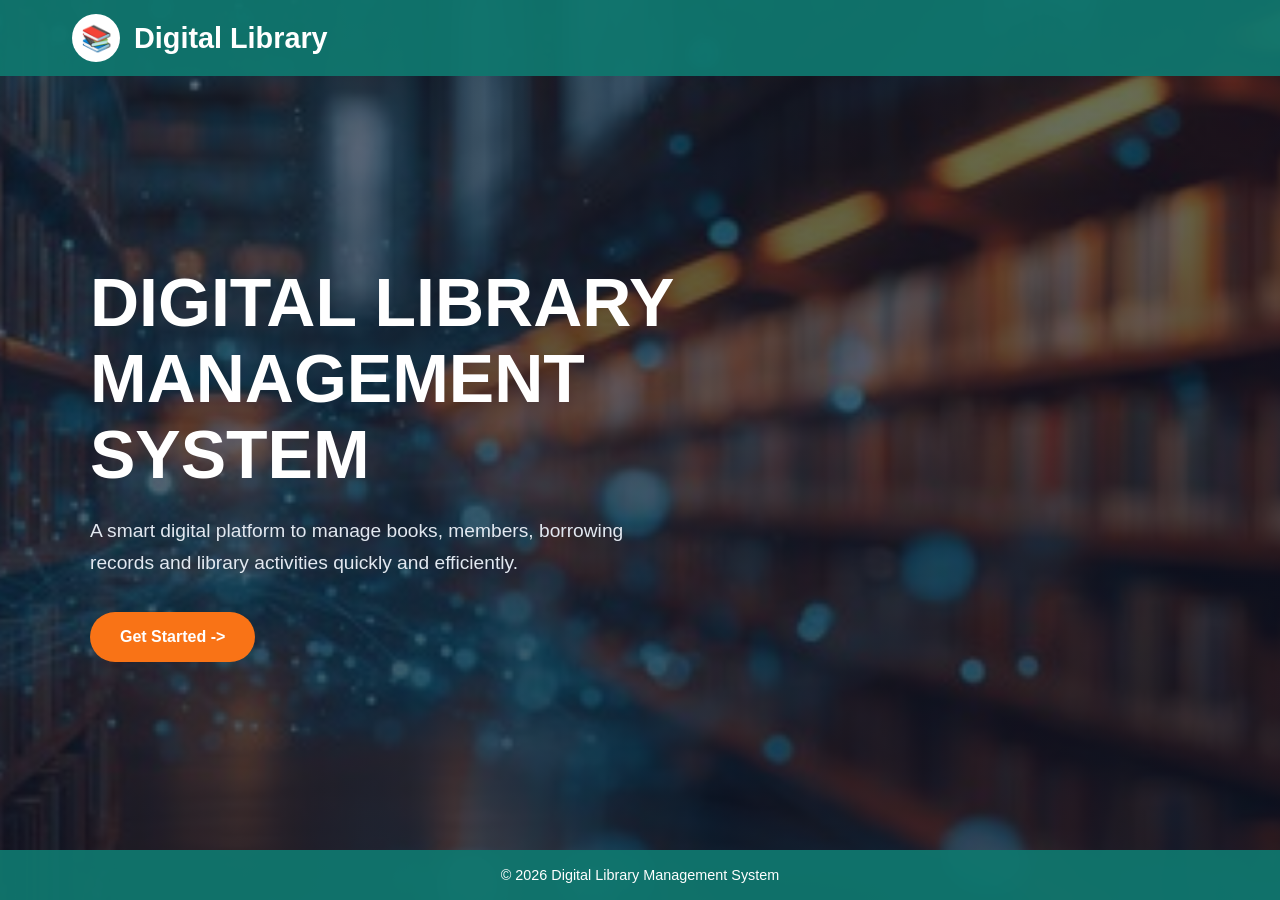
<file: index.html>
<!DOCTYPE html>
<html lang="en">

<head>

    <meta charset="UTF-8">
    <meta name="viewport" content="width=device-width, initial-scale=1.0">

    <title>
        Digital Library Management System
    </title>

    <link rel="stylesheet" href="./style.css">

</head>


<body>


<!-- Header -->

<header>

    <div class="logo">
        📚
    </div>

    <h2>
        Digital Library
    </h2>

</header>



<!-- Hero Section -->

<main class="hero">


    <div class="hero-content">


        <h1>
            DIGITAL LIBRARY <br>
            MANAGEMENT SYSTEM
        </h1>


        <p>
            A smart digital platform to manage books,
            members, borrowing records and library
            activities quickly and efficiently.
        </p>


        <a href="./loginpage/login.html" class="btn">
            Get Started ->
        </a>


    </div>


</main>



<!-- Footer -->


<footer>

    © 2026 Digital Library Management System

</footer>



</body>

</html>
</file>
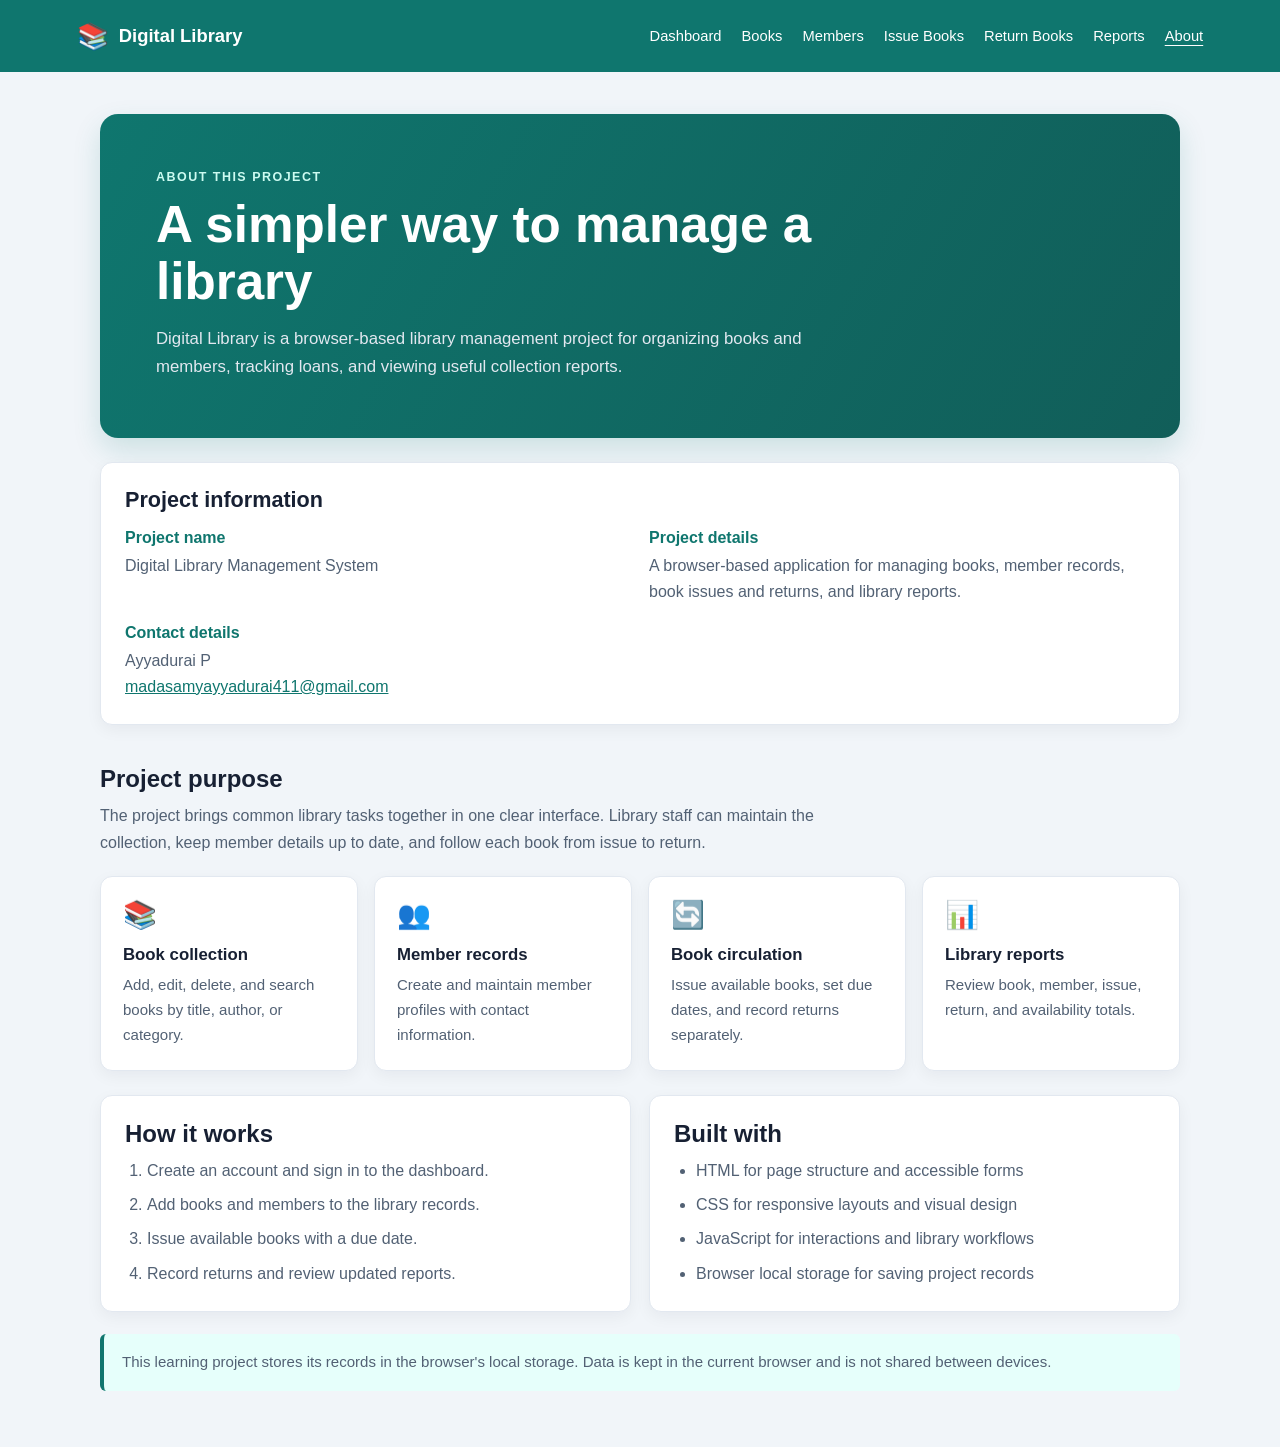
<file: aboutpage/index.html>
<!DOCTYPE html>
<html lang="en">
<head>
  <meta charset="UTF-8">
  <meta name="viewport" content="width=device-width, initial-scale=1.0">
  <meta name="description" content="Learn about the Digital Library project, its purpose, features, and technologies.">
  <title>About | Digital Library</title>
  <link rel="stylesheet" href="./style.css">
</head>
<body>
  <header class="topbar">
    <a class="brand" href="../dashboard/index.html">
      <span class="brand-icon" aria-hidden="true">📚</span>
      <span>Digital Library</span>
    </a>
    <nav class="navigation" aria-label="Main navigation">
      <a href="../dashboard/index.html">Dashboard</a>
      <a href="../bookpage/index.html">Books</a>
      <a href="../memberpage/index.html">Members</a>
      <a href="../issuebook/index.html">Issue Books</a>
      <a href="../retuenbook/index.html">Return Books</a>
      <a href="../reports/index.html">Reports</a>
      <a href="./index.html" aria-current="page">About</a>
    </nav>
  </header>

  <main>
    <section class="intro">
      <p class="eyebrow">ABOUT THIS PROJECT</p>
      <h1>A simpler way to manage a library</h1>
      <p>
        Digital Library is a browser-based library management project for organizing
        books and members, tracking loans, and viewing useful collection reports.
      </p>
    </section>

    <section class="project-information" aria-labelledby="projectInformationTitle">
      <h2 id="projectInformationTitle">Project information</h2>
      <dl class="project-information-list">
        <div>
          <dt>Project name</dt>
          <dd>Digital Library Management System</dd>
        </div>
        <div>
          <dt>Project details</dt>
          <dd>
            A browser-based application for managing books, member records,
            book issues and returns, and library reports.
          </dd>
        </div>
        <div>
          <dt>Contact details</dt>
          <dd>
            Ayyadurai P<br>
            <a href="mailto:madasamyayyadurai411@gmail.com">madasamyayyadurai411@gmail.com</a>
          </dd>
        </div>
      </dl>
    </section>

    <section class="content-section" aria-labelledby="purposeTitle">
      <div class="section-heading">
        <h2 id="purposeTitle">Project purpose</h2>
        <p>
          The project brings common library tasks together in one clear interface.
          Library staff can maintain the collection, keep member details up to date,
          and follow each book from issue to return.
        </p>
      </div>
      <div class="feature-grid">
        <article class="info-card">
          <span class="card-icon" aria-hidden="true">📚</span>
          <h3>Book collection</h3>
          <p>Add, edit, delete, and search books by title, author, or category.</p>
        </article>
        <article class="info-card">
          <span class="card-icon" aria-hidden="true">👥</span>
          <h3>Member records</h3>
          <p>Create and maintain member profiles with contact information.</p>
        </article>
        <article class="info-card">
          <span class="card-icon" aria-hidden="true">🔄</span>
          <h3>Book circulation</h3>
          <p>Issue available books, set due dates, and record returns separately.</p>
        </article>
        <article class="info-card">
          <span class="card-icon" aria-hidden="true">📊</span>
          <h3>Library reports</h3>
          <p>Review book, member, issue, return, and availability totals.</p>
        </article>
      </div>
    </section>

    <section class="details-grid" aria-label="Project details">
      <article class="detail-panel">
        <h2>How it works</h2>
        <ol>
          <li>Create an account and sign in to the dashboard.</li>
          <li>Add books and members to the library records.</li>
          <li>Issue available books with a due date.</li>
          <li>Record returns and review updated reports.</li>
        </ol>
      </article>
      <article class="detail-panel">
        <h2>Built with</h2>
        <ul>
          <li>HTML for page structure and accessible forms</li>
          <li>CSS for responsive layouts and visual design</li>
          <li>JavaScript for interactions and library workflows</li>
          <li>Browser local storage for saving project records</li>
        </ul>
      </article>
    </section>

    <p class="storage-note">
      This learning project stores its records in the browser's local storage.
      Data is kept in the current browser and is not shared between devices.
    </p>
  </main>
</body>
</html>
</file>
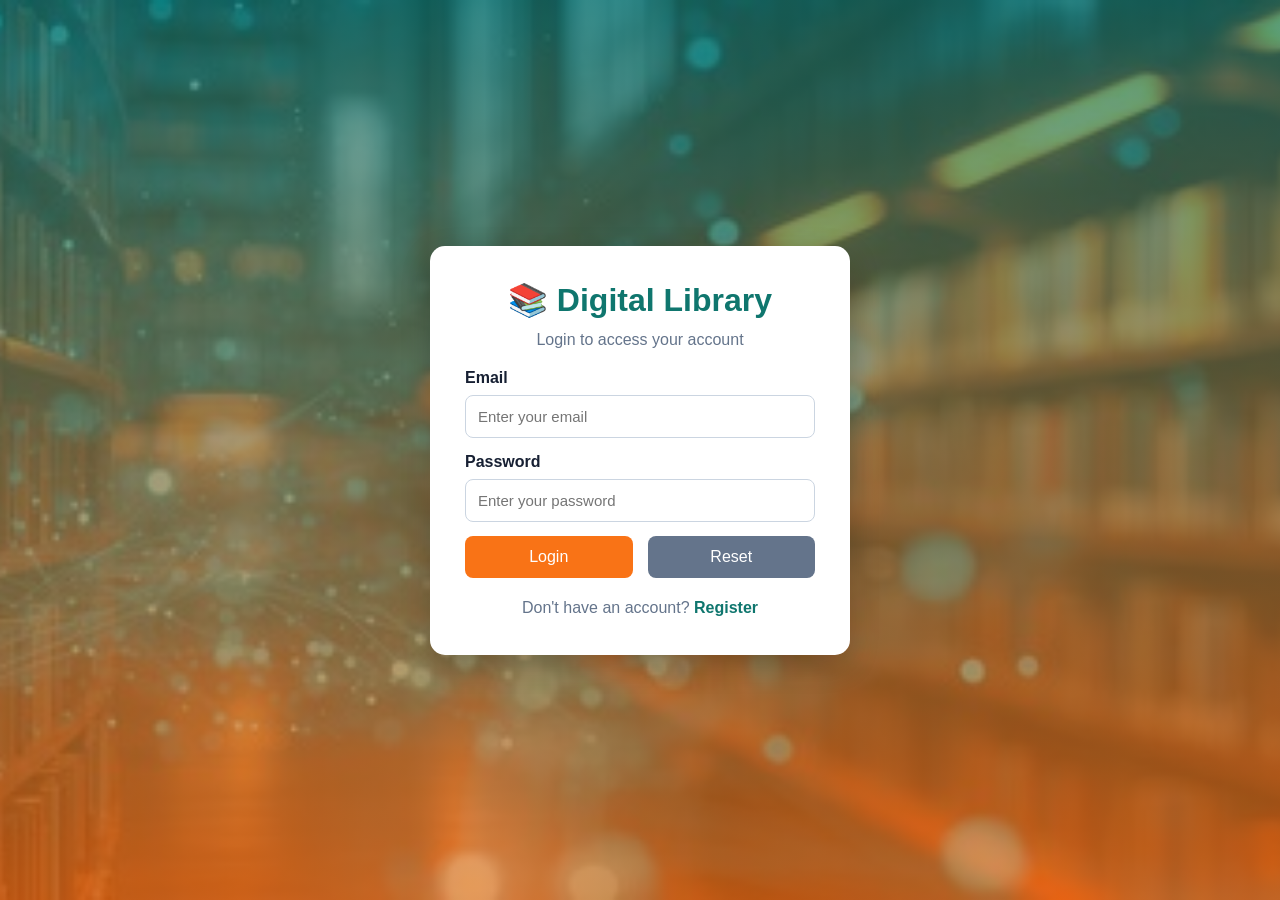
<file: bookpage/index.html>
<!DOCTYPE html>
<html lang="en">
<head>
  <meta charset="UTF-8">
  <meta name="viewport" content="width=device-width, initial-scale=1.0">
  <title>Book Management | Digital Library</title>
  <link rel="stylesheet" href="./style.css">
</head>
<body>
  <header class="topbar">
    <a class="brand" href="../dashboard/index.html">
      <span class="brand-icon" aria-hidden="true">📚</span>
      <span>Digital Library</span>
    </a>
    <nav class="navigation" aria-label="Main navigation">
      <a href="../dashboard/index.html">Dashboard</a>
      <a href="#books">Books</a>
      <a href="../issuebook/index.html">Issue / Return</a>
      <button class="logout-button" id="logoutButton" type="button">Logout</button>
    </nav>
  </header>

  <main>
    <section class="page-heading">
      <h1>Book Management</h1>
      <p>Add, edit, and remove books in the library collection.</p>
    </section>

    <p class="page-message" id="pageMessage" role="status" aria-live="polite"></p>

    <dialog class="book-dialog" id="bookDialog" aria-labelledby="formTitle">
      <div class="dialog-heading">
        <div>
          <p class="dialog-eyebrow">BOOK COLLECTION</p>
          <h2 id="formTitle">Add a book</h2>
        </div>
        <button class="dialog-close" id="closeDialogButton" type="button" aria-label="Close dialog">×</button>
      </div>
      <form id="bookForm">
        <div class="form-grid">
          <label>
            Book ID
            <input id="bookId" name="bookId" type="text" maxlength="40" required>
          </label>
          <label>
            Title
            <input id="title" name="title" type="text" maxlength="120" required>
          </label>
          <label>
            Author
            <input id="author" name="author" type="text" maxlength="100" required>
          </label>
          <label>
            Category
            <input id="category" name="category" type="text" maxlength="60" required>
          </label>
          <label>
            Quantity
            <input id="quantity" name="quantity" type="number" min="0" step="1" required>
          </label>
        </div>
        <div class="form-actions">
          <button class="primary-button" id="saveButton" type="submit">Add Book</button>
          <button class="secondary-button" id="cancelButton" type="button" hidden>Cancel Edit</button>
        </div>
        <p class="form-message" id="formMessage" role="status" aria-live="polite"></p>
      </form>
    </dialog>

    <section class="panel books-panel" id="books" aria-labelledby="booksTitle">
      <div class="list-heading">
        <div>
          <h2 id="booksTitle">Book records</h2>
          <p id="bookCount">0 books</p>
        </div>
        <button class="primary-button add-book-button" id="addBookButton" type="button">＋ Add book</button>
      </div>
      <div class="search-controls">
        <label for="bookSearch">Search by title, author, or category</label>
        <div class="search-input-group">
          <input
            id="bookSearch"
            type="search"
            placeholder="Start typing a title, author, or category..."
            autocomplete="off"
          >
          <button class="clear-search-button" id="clearSearchButton" type="button" hidden>
            Clear
          </button>
        </div>
      </div>
      <div class="table-wrap">
        <table>
          <thead>
            <tr>
              <th scope="col">Book ID</th>
              <th scope="col">Title</th>
              <th scope="col">Author</th>
              <th scope="col">Category</th>
              <th scope="col">Quantity</th>
              <th scope="col">Actions</th>
            </tr>
          </thead>
          <tbody id="bookRows"></tbody>
        </table>
        <p class="empty-state" id="emptyState">No books added yet.</p>
      </div>
    </section>
  </main>

  <script src="./books.js"></script>
</body>
</html>
</file>
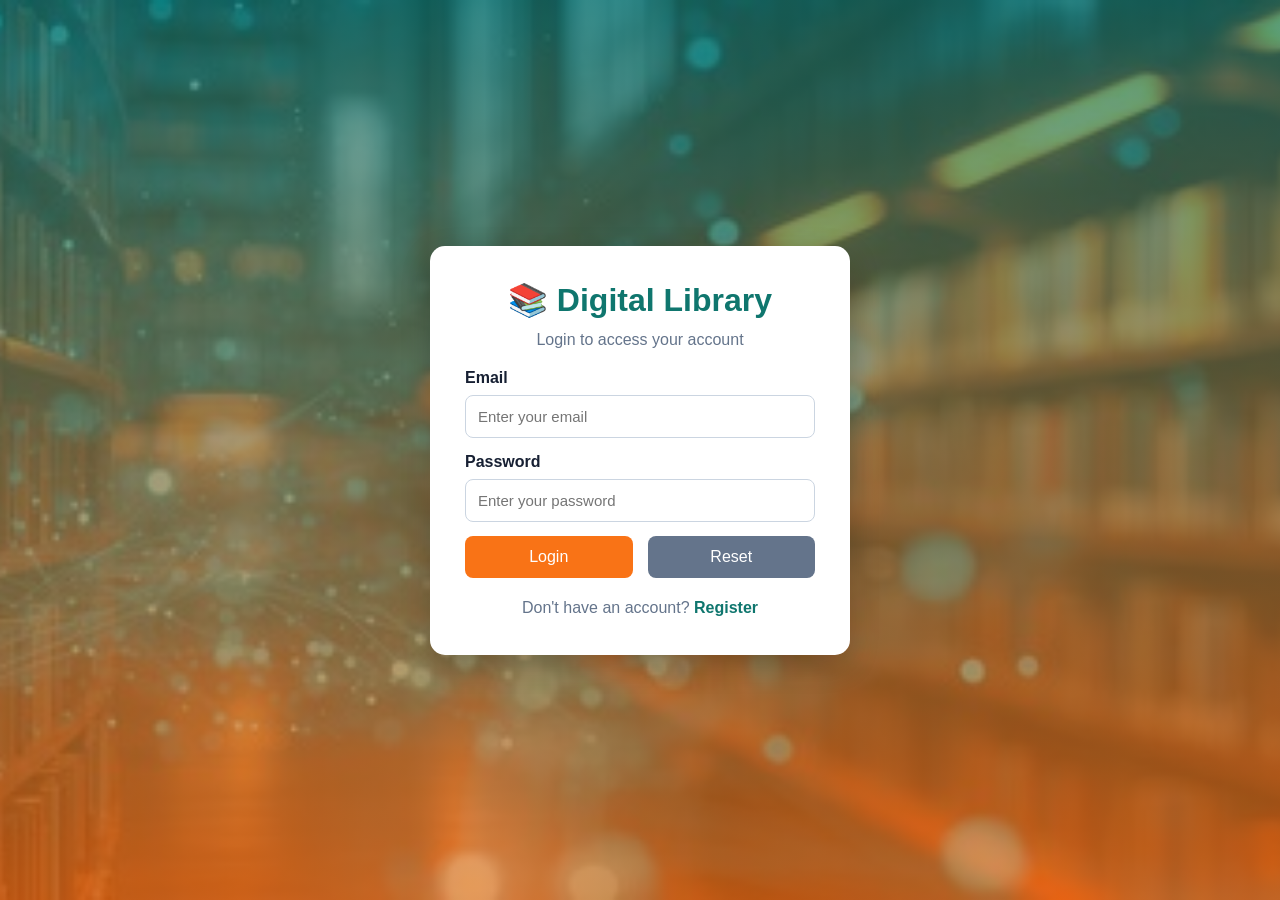
<file: dashboard/index.html>
<!DOCTYPE html>
<html lang="en">
<head>
  <meta charset="UTF-8">
  <meta name="viewport" content="width=device-width, initial-scale=1.0">
  <title>Dashboard | Digital Library</title>
  <link rel="stylesheet" href="./style.css">
</head>
<body>
  <header class="topbar">
    <div class="brand">
      <img class="brand-icon" src="../assets/logo.png" alt="" aria-hidden="true">
      <span>Digital Library</span>
    </div>
    <button class="menu-toggle" id="menuToggle" type="button" aria-controls="mainNavigation" aria-expanded="false" aria-label="Open navigation menu">
      <span></span>
      <span></span>
      <span></span>
    </button>
    <nav class="navigation" id="mainNavigation" aria-label="Main navigation">
      <a href="#overview">Dashboard</a>
      <a href="../bookpage/index.html">Books</a>
      <a href="../memberpage/index.html">Members</a>
      <a href="../issuebook/index.html">Issue Books</a>
      <a href="../retuenbook/index.html">Return Books</a>
      <a href="../reports/index.html">Reports</a>
      <a href="../aboutpage/index.html">About</a>
      <button class="logout-button" id="logoutButton" type="button">Logout</button>
    </nav>
  </header>

  <main>
    <section class="welcome" id="overview">
      <div>
        <p class="eyebrow">YOUR LIBRARY OVERVIEW</p>
        <h1>Welcome back, <span id="welcomeName">Reader</span>!</h1>
        <p>Manage your collection and keep track of your library in one place.</p>
      </div>
    </section>

    <section aria-labelledby="statisticsTitle">
      <div class="section-heading">
        <h2 class="section-title" id="statisticsTitle">Library at a glance</h2>
        <p class="section-description">A live summary of your saved library records.</p>
      </div>
      <div class="stats-grid">
        <article class="stat-card">
          <span class="stat-icon" aria-hidden="true">📚</span>
          <div>
            <p class="stat-label">Book titles</p>
            <p class="stat-value" id="bookCount">0</p>
          </div>
        </article>
        <article class="stat-card">
          <span class="stat-icon" aria-hidden="true">📦</span>
          <div>
            <p class="stat-label">Total copies</p>
            <p class="stat-value" id="copyCount">0</p>
          </div>
        </article>
        <article class="stat-card">
          <span class="stat-icon" aria-hidden="true">👥</span>
          <div>
            <p class="stat-label">Total members</p>
            <p class="stat-value" id="memberCount">0</p>
          </div>
        </article>
        <article class="stat-card">
          <span class="stat-icon" aria-hidden="true">📤</span>
          <div>
            <p class="stat-label">Books currently issued</p>
            <p class="stat-value" id="issuedCount">0</p>
          </div>
        </article>
      </div>
    </section>

    <section class="dashboard-section" aria-labelledby="projectDetailsTitle">
      <div class="section-heading">
        <h2 class="section-title" id="projectDetailsTitle">Project details</h2>
        <p class="section-description">A quick overview of this Digital Library project.</p>
      </div>
      <div class="cards-grid project-details-grid">
        <article class="dashboard-card">
          <span class="card-icon" aria-hidden="true">🎯</span>
          <h3>Project purpose</h3>
          <p>
            Organize a library's books and members, track borrowing and returns,
            and make collection information easy to review.
          </p>
        </article>
        <article class="dashboard-card">
          <span class="card-icon" aria-hidden="true">🧰</span>
          <h3>Main features</h3>
          <p>
            Account registration and login, book search and management, member
            records, separate issue and return workflows, and library reports.
          </p>
        </article>
        <article class="dashboard-card">
          <span class="card-icon" aria-hidden="true">💻</span>
          <h3>Technology</h3>
          <p>
            Built with HTML, CSS, and JavaScript. Library records are saved in
            this browser using local storage.
          </p>
          <a class="dashboard-link" href="../aboutpage/index.html">More about the project</a>
        </article>
      </div>
    </section>

    <section class="dashboard-section" id="account" aria-labelledby="accountTitle">
      <div class="section-heading">
        <h2 class="section-title" id="accountTitle">Quick access</h2>
        <p class="section-description">Your account and the tools you use most.</p>
      </div>
      <div class="cards-grid">
        <article class="dashboard-card profile-card">
          <span class="card-icon" aria-hidden="true">👤</span>
          <h3>Your profile</h3>
          <p>Signed in to your Digital Library account.</p>
          <div class="profile-details">
            <p>Name: <span id="profileName">Reader</span></p>
            <p>Email: <span id="profileEmail">Not provided</span></p>
          </div>
          <button class="delete-account-button" id="deleteAccountButton" type="button">Delete account</button>
          <p class="account-status" id="accountStatus" role="status" aria-live="polite"></p>
        </article>
        <article class="dashboard-card" id="library">
          <span class="card-icon" aria-hidden="true">📖</span>
          <h3>Manage books</h3>
          <p>Add new titles, update book details, or remove records from your collection.</p>
          <a class="dashboard-link" href="../bookpage/index.html">Open book management</a>
        </article>
        <article class="dashboard-card">
          <span class="card-icon" aria-hidden="true">👥</span>
          <h3>Manage members</h3>
          <p>Add, update, or remove member contact records for your library.</p>
          <a class="dashboard-link" href="../memberpage/index.html">Open member management</a>
        </article>
        <article class="dashboard-card">
          <span class="card-icon" aria-hidden="true">📤</span>
          <h3>Issue books</h3>
          <p>Issue available titles to members and set due dates for loans.</p>
          <a class="dashboard-link" href="../issuebook/index.html">Issue a book</a>
        </article>
        <article class="dashboard-card">
          <span class="card-icon" aria-hidden="true">📥</span>
          <h3>Return books</h3>
          <p>Review active loans and return books to update availability and history.</p>
          <a class="dashboard-link" href="../retuenbook/index.html">Return a book</a>
        </article>
        <article class="dashboard-card">
          <span class="card-icon" aria-hidden="true">📊</span>
          <h3>Library reports</h3>
          <p>View current totals for books, members, availability, and borrowing.</p>
          <a class="dashboard-link" href="../reports/index.html">View reports</a>
        </article>
      </div>
    </section>
  </main>

  <script src="./dashboard.js"></script>
</body>
</html>
</file>
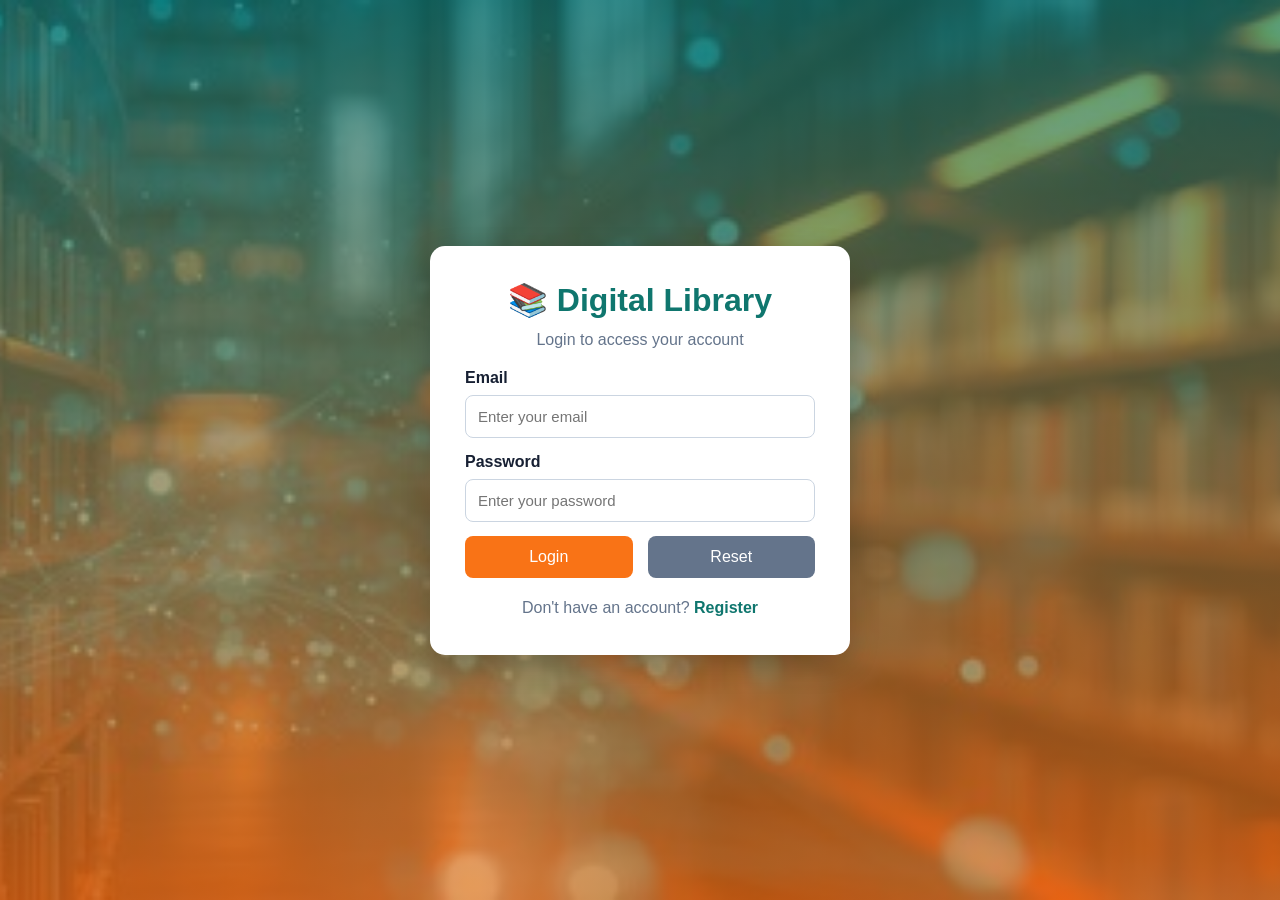
<file: issuebook/index.html>
<!DOCTYPE html>
<html lang="en">
<head>
  <meta charset="UTF-8">
  <meta name="viewport" content="width=device-width, initial-scale=1.0">
  <title>Issue Books | Digital Library</title>
  <link rel="stylesheet" href="./style.css">
</head>
<body>
  <header class="topbar">
    <a class="brand" href="../dashboard/index.html">
      <span class="brand-icon" aria-hidden="true">📚</span>
      <span>Digital Library</span>
    </a>
    <nav class="navigation" aria-label="Main navigation">
      <a href="../dashboard/index.html">Dashboard</a>
      <a href="../bookpage/index.html">Books</a>
      <a href="../memberpage/index.html">Members</a>
      <a href="../retuenbook/index.html">Return Books</a>
      <a href="#history">Issue History</a>
      <button class="logout-button" id="logoutButton" type="button">Logout</button>
    </nav>
  </header>

  <main>
    <section class="page-heading">
      <h1>Issue Books</h1>
      <p>Issue available books to members and set due dates.</p>
    </section>

    <section class="summary-grid" aria-label="Borrowing summary">
      <article class="summary-card">
        <p>Active loans</p>
        <strong id="activeLoanCount">0</strong>
      </article>
      <article class="summary-card">
        <p>Overdue loans</p>
        <strong id="overdueLoanCount">0</strong>
      </article>
      <article class="summary-card">
        <p>Books available</p>
        <strong id="availableCopyCount">0</strong>
      </article>
    </section>

    <section class="panel" aria-labelledby="issueFormTitle">
      <h2 id="issueFormTitle">Issue a book</h2>
      <form id="issueForm">
        <div class="form-grid">
          <label>
            Book
            <select id="bookSelect" name="bookId" required>
              <option value="">Select an available book</option>
            </select>
          </label>
          <label>
            Member
            <select id="memberSelect" name="memberId" required>
              <option value="">Select a member</option>
            </select>
          </label>
          <label>
            Due date
            <input id="dueDate" name="dueDate" type="date" required>
          </label>
        </div>
        <button class="primary-button" id="issueButton" type="submit">Issue Book</button>
        <p class="form-message" id="formMessage" role="status" aria-live="polite"></p>
      </form>
    </section>

    <section class="panel" id="history" aria-labelledby="historyTitle">
      <div class="section-heading">
        <div>
          <h2 id="historyTitle">Book issue history</h2>
          <p>View the current and past book issue records.</p>
        </div>
        <span id="historyCount">0 records</span>
      </div>
      <label class="search-control">
        <span class="visually-hidden">Search issue history</span>
        <input class="search-input" id="issueSearch" type="search" placeholder="Search books, members, dates, or status..." autocomplete="off">
      </label>
      <div class="table-wrap">
        <table>
          <thead>
            <tr>
              <th scope="col">Book</th>
              <th scope="col">Member</th>
              <th scope="col">Issue date</th>
              <th scope="col">Due date</th>
              <th scope="col">Return date</th>
              <th scope="col">Status</th>
            </tr>
          </thead>
          <tbody id="issueRows"></tbody>
        </table>
        <p class="empty-state" id="emptyState">No issue records yet.</p>
      </div>
    </section>
  </main>

  <script src="./issues.js"></script>
</body>
</html>
</file>
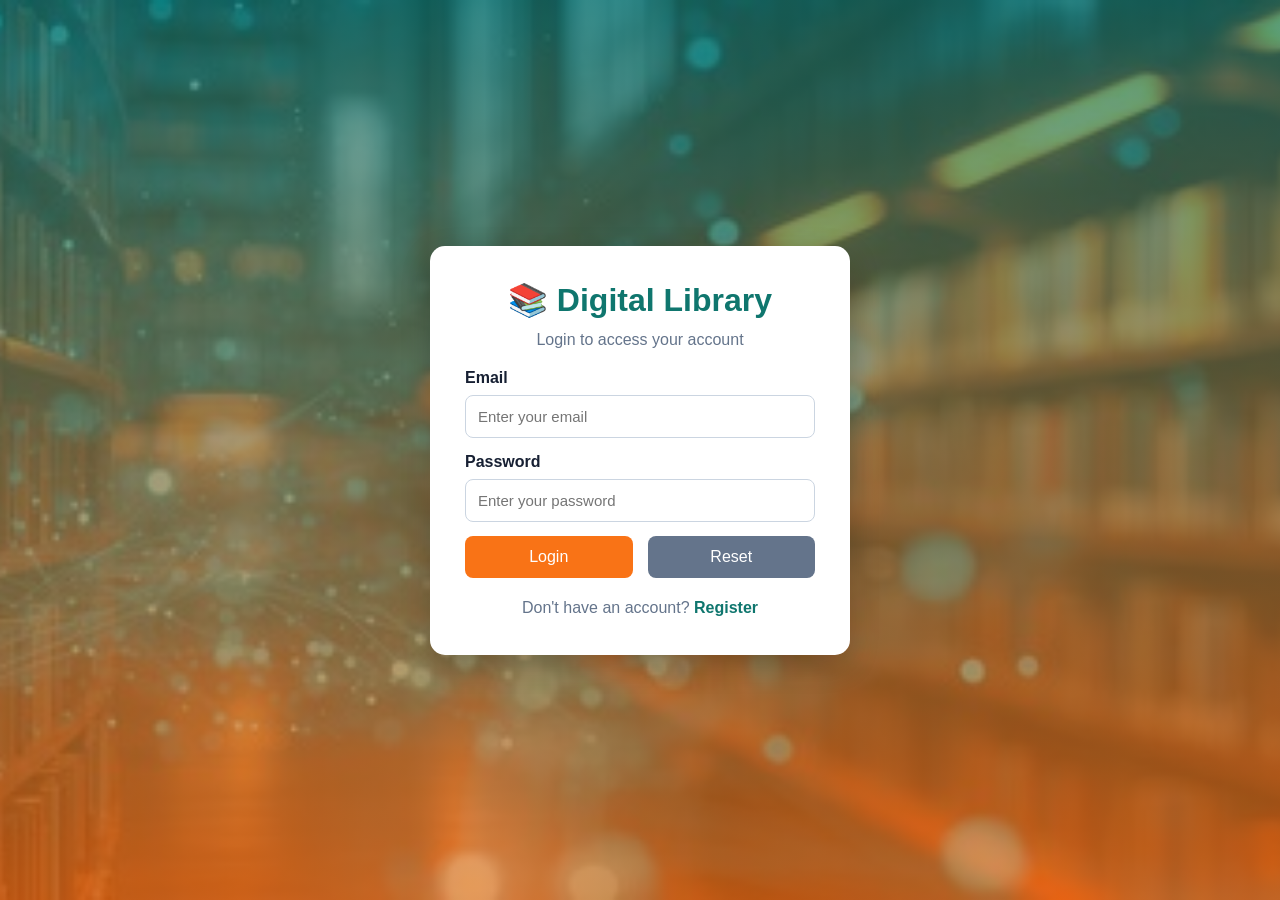
<file: memberpage/index.html>
<!DOCTYPE html>
<html lang="en">
<head>
  <meta charset="UTF-8">
  <meta name="viewport" content="width=device-width, initial-scale=1.0">
  <title>Member Management | Digital Library</title>
  <link rel="stylesheet" href="./style.css">
</head>
<body>
  <header class="topbar">
    <a class="brand" href="../dashboard/index.html">
      <span class="brand-icon" aria-hidden="true">📚</span>
      <span>Digital Library</span>
    </a>
    <nav class="navigation" aria-label="Main navigation">
      <a href="../dashboard/index.html">Dashboard</a>
      <a href="#members">Members</a>
      <button class="logout-button" id="logoutButton" type="button">Logout</button>
    </nav>
  </header>

  <main>
    <section class="page-heading">
      <h1>Member Management</h1>
      <p>Add, update, and remove library member records.</p>
    </section>

    <p class="page-message" id="pageMessage" role="status" aria-live="polite"></p>

    <dialog class="member-dialog" id="memberDialog" aria-labelledby="formTitle">
      <div class="dialog-heading">
        <div>
          <p class="dialog-eyebrow">LIBRARY COMMUNITY</p>
          <h2 id="formTitle">Add a member</h2>
        </div>
        <button class="dialog-close" id="closeDialogButton" type="button" aria-label="Close dialog">×</button>
      </div>
      <form id="memberForm">
        <div class="form-grid">
          <label>
            Member ID
            <input id="memberId" name="memberId" type="text" maxlength="40" required>
          </label>
          <label>
            Name
            <input id="name" name="name" type="text" maxlength="100" required>
          </label>
          <label>
            Email
            <input id="email" name="email" type="email" maxlength="254" required>
          </label>
          <label>
            Mobile
            <input id="mobile" name="mobile" type="tel" inputmode="numeric" maxlength="10" pattern="[0-9]{10}" title="Enter exactly 10 digits." required>
          </label>
        </div>
        <div class="form-actions">
          <button class="primary-button" id="saveButton" type="submit">Add Member</button>
          <button class="secondary-button" id="cancelButton" type="button" hidden>Cancel Edit</button>
        </div>
        <p class="form-message" id="formMessage" role="status" aria-live="polite"></p>
      </form>
    </dialog>

    <section class="panel members-panel" id="members" aria-labelledby="membersTitle">
      <div class="list-heading">
        <div>
          <h2 id="membersTitle">Member records</h2>
          <p id="memberCount">0 members</p>
        </div>
        <div class="list-actions">
          <label class="search-control">
            <span class="visually-hidden">Search member records</span>
            <input class="search-input" id="memberSearch" type="search" placeholder="Search members..." autocomplete="off">
          </label>
          <button class="primary-button add-member-button" id="addMemberButton" type="button">＋ Add member</button>
        </div>
      </div>
      <div class="table-wrap">
        <table>
          <thead>
            <tr>
              <th scope="col">Member ID</th>
              <th scope="col">Name</th>
              <th scope="col">Email</th>
              <th scope="col">Mobile</th>
              <th scope="col">Actions</th>
            </tr>
          </thead>
          <tbody id="memberRows"></tbody>
        </table>
        <p class="empty-state" id="emptyState">No members added yet.</p>
      </div>
    </section>
  </main>

  <script src="./members.js"></script>
</body>
</html>
</file>
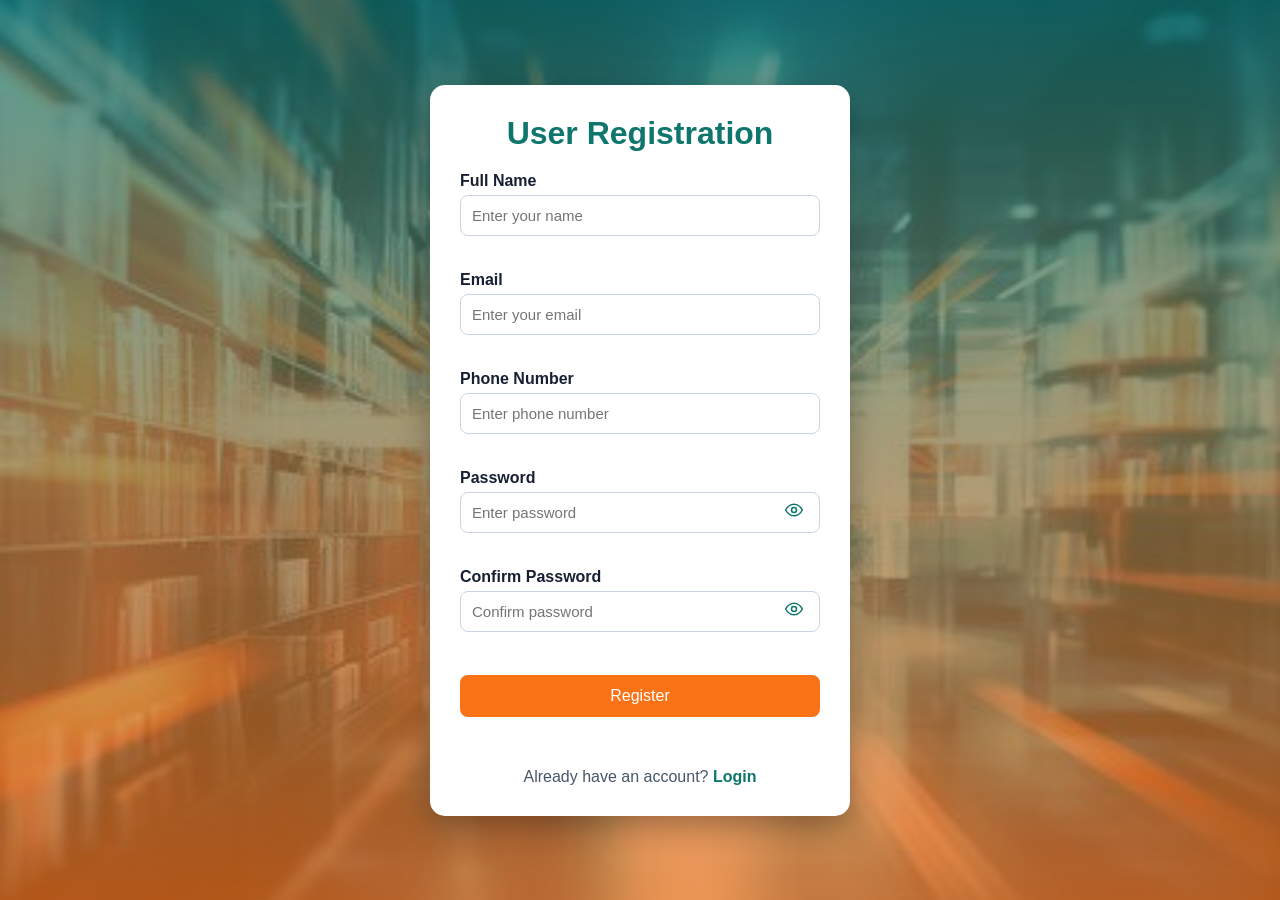
<file: registerpage/index.html>
<!DOCTYPE html>
<html lang="en">

<head>

<meta charset="UTF-8">
<meta name="viewport" content="width=device-width, initial-scale=1.0">

<title>User Registration</title>

<link rel="stylesheet" href="./style.css">

</head>


<body>


<div class="register-container">


<h1>User Registration</h1>


<form id="registerForm" novalidate>


<label for="name">Full Name</label>

<input type="text" id="name" placeholder="Enter your name" required>

<small id="nameError"></small>



<label for="email">Email</label>

<input type="email" id="email" placeholder="Enter your email" required>

<small id="emailError"></small>



<label for="phone">Phone Number</label>

<input type="tel" id="phone" inputmode="numeric" autocomplete="tel" placeholder="Enter phone number" required>

<small id="phoneError"></small>



<label for="password">Password</label>

<div class="password-input-wrap">
    <input type="password" id="password" autocomplete="new-password" placeholder="Enter password" required>
    <button class="password-toggle" type="button" data-password-toggle="password" aria-label="Show password" aria-pressed="false">
        <svg class="eye-icon" viewBox="0 0 24 24" aria-hidden="true"><path d="M2 12s3.6-7 10-7 10 7 10 7-3.6 7-10 7S2 12 2 12Z"/><circle cx="12" cy="12" r="3"/></svg>
        <svg class="eye-off-icon" viewBox="0 0 24 24" aria-hidden="true"><path d="m3 3 18 18M10.6 10.6a2 2 0 0 0 2.8 2.8"/><path d="M9.9 5.2A10.7 10.7 0 0 1 12 5c6.4 0 10 7 10 7a15 15 0 0 1-3.1 3.8M6.2 6.2C3.5 8 2 12 2 12s3.6 7 10 7a10.5 10.5 0 0 0 4-.8"/></svg>
    </button>
</div>

<small id="passwordError"></small>



<label for="confirmPassword">Confirm Password</label>

<div class="password-input-wrap">
    <input type="password" id="confirmPassword" autocomplete="new-password" placeholder="Confirm password" required>
    <button class="password-toggle" type="button" data-password-toggle="confirmPassword" aria-label="Show confirm password" aria-pressed="false">
        <svg class="eye-icon" viewBox="0 0 24 24" aria-hidden="true"><path d="M2 12s3.6-7 10-7 10 7 10 7-3.6 7-10 7S2 12 2 12Z"/><circle cx="12" cy="12" r="3"/></svg>
        <svg class="eye-off-icon" viewBox="0 0 24 24" aria-hidden="true"><path d="m3 3 18 18M10.6 10.6a2 2 0 0 0 2.8 2.8"/><path d="M9.9 5.2A10.7 10.7 0 0 1 12 5c6.4 0 10 7 10 7a15 15 0 0 1-3.1 3.8M6.2 6.2C3.5 8 2 12 2 12s3.6 7 10 7a10.5 10.5 0 0 0 4-.8"/></svg>
    </button>
</div>

<small id="confirmPasswordError"></small>



<button type="submit">

Register

</button>


<p id="successMessage"></p>


</form>
<p>
        Already have an account?
        <a href="../loginpage/login.html">
            Login
        </a>
    </p>

</div>



<script src="./register.js"></script>


</body>

</html>
</file>
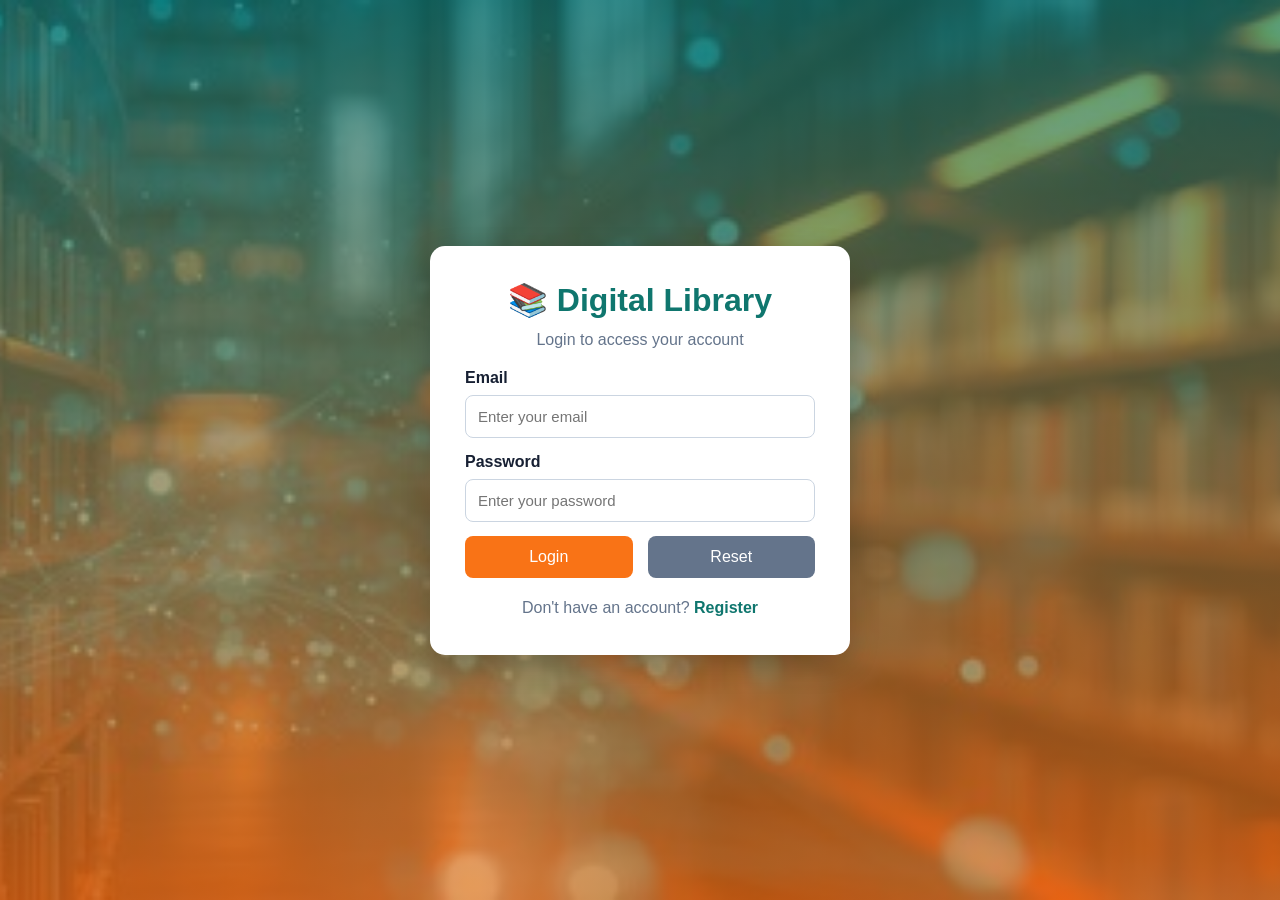
<file: reports/index.html>
<!DOCTYPE html>
<html lang="en">
<head>
  <meta charset="UTF-8">
  <meta name="viewport" content="width=device-width, initial-scale=1.0">
  <meta name="theme-color" content="#123c70">
  <title>Reports | Digital Library</title>
  <link rel="stylesheet" href="./style.css">
</head>
<body>
  <header class="topbar">
    <a class="brand" href="../dashboard/index.html">
      <span class="brand-icon" aria-hidden="true">📚</span>
      <span>Digital Library</span>
    </a>
    <nav class="navigation" aria-label="Main navigation">
      <a href="../dashboard/index.html">Dashboard</a>
      <a href="../bookpage/index.html">Books</a>
      <a href="../memberpage/index.html">Members</a>
      <a href="../issuebook/index.html">Issue / Return</a>
      <a class="active" href="./index.html" aria-current="page">Reports</a>
      <button class="logout-button" id="logoutButton" type="button">Logout</button>
    </nav>
  </header>

  <main>
    <section class="page-heading" aria-labelledby="pageTitle">
      <div>
        <p class="eyebrow">LIBRARY INSIGHTS</p>
        <h1 id="pageTitle">Reports dashboard</h1>
        <p class="heading-copy">A clear view of your collection, circulation, and community.</p>
      </div>
      <div class="heading-actions">
        <label class="search-control">
          <span class="visually-hidden">Search reports</span>
          <span class="search-icon" aria-hidden="true">⌕</span>
          <input class="search-input" id="reportSearch" type="search" placeholder="Search reports..." autocomplete="off">
        </label>
        <button class="button button-primary" id="refreshButton" type="button">
          <span aria-hidden="true">↻</span> Refresh reports
        </button>
      </div>
    </section>

    <p class="report-status" id="reportStatus" role="status" aria-live="polite"></p>
    <p class="empty-state global-empty" id="noDataMessage" hidden>No Data Available — add books, members, or loans to see your library insights.</p>
    <p class="empty-state global-empty" id="searchEmpty" hidden>No reports match your search.</p>

    <section class="report-section" aria-labelledby="overviewTitle">
      <div class="section-heading">
        <div>
          <h2 id="overviewTitle">Library overview</h2>
          <p>Key numbers across your collection and borrowing activity.</p>
        </div>
      </div>
      <div class="stats-grid">
        <article class="stat-card searchable accent-blue" data-stat="totalBooks">
          <div class="stat-top"><span class="stat-icon" aria-hidden="true">📚</span><span class="stat-trend">COLLECTION</span></div>
          <p class="stat-label">Total books</p><p class="stat-value" id="totalBooks">0</p>
          <p class="stat-detail">Copies in your library</p>
        </article>
        <article class="stat-card searchable accent-green" data-stat="totalMembers">
          <div class="stat-top"><span class="stat-icon" aria-hidden="true">👥</span><span class="stat-trend">COMMUNITY</span></div>
          <p class="stat-label">Total members</p><p class="stat-value" id="totalMembers">0</p>
          <p class="stat-detail">Registered library members</p>
        </article>
        <article class="stat-card searchable accent-violet" data-stat="issuedBooks">
          <div class="stat-top"><span class="stat-icon" aria-hidden="true">📤</span><span class="stat-trend">ON LOAN</span></div>
          <p class="stat-label">Issued books</p><p class="stat-value" id="issuedBooks">0</p>
          <p class="stat-detail">Currently with members</p>
        </article>
        <article class="stat-card searchable accent-teal" data-stat="returnedBooks">
          <div class="stat-top"><span class="stat-icon" aria-hidden="true">📥</span><span class="stat-trend">COMPLETED</span></div>
          <p class="stat-label">Returned books</p><p class="stat-value" id="returnedBooks">0</p>
          <p class="stat-detail">Loans returned to date</p>
        </article>
        <article class="stat-card searchable accent-cyan" data-stat="availableBooks">
          <div class="stat-top"><span class="stat-icon" aria-hidden="true">✅</span><span class="stat-trend">ON SHELF</span></div>
          <p class="stat-label">Available books</p><p class="stat-value" id="availableBooks">0</p>
          <p class="stat-detail">Ready to be borrowed</p>
        </article>
        <article class="stat-card searchable accent-amber" data-stat="overdueBooks">
          <div class="stat-top"><span class="stat-icon" aria-hidden="true">⏰</span><span class="stat-trend">NEEDS ATTENTION</span></div>
          <p class="stat-label">Overdue books</p><p class="stat-value" id="overdueBooks">0</p>
          <p class="stat-detail">Active loans past their due date</p>
        </article>
        <article class="stat-card searchable accent-amber" data-stat="totalFineCollected">
          <div class="stat-top"><span class="stat-icon" aria-hidden="true">₹</span><span class="stat-trend">FINE COLLECTION</span></div>
          <p class="stat-label">Total fine collected</p><p class="stat-value" id="totalFineCollected">₹0</p>
          <p class="stat-detail">₹5 for every overdue day</p>
        </article>
      </div>
    </section>

    <section class="report-section" aria-labelledby="trendsTitle">
      <div class="section-heading">
        <div>
          <h2 id="trendsTitle">Activity trends</h2>
          <p>Monthly activity over the last six months.</p>
        </div>
        <span class="section-note"><span class="legend-dot"></span> Records</span>
      </div>
      <div class="charts-grid">
        <article class="panel searchable">
          <div class="panel-heading"><div><h3>Monthly book issues</h3><p>Loans started each month</p></div><span class="panel-icon blue-icon" aria-hidden="true">↗</span></div>
          <div class="chart" id="issuesChart" aria-label="Monthly book issues chart"></div>
          <p class="chart-empty empty-state" hidden>No Data Available</p>
        </article>
        <article class="panel searchable">
          <div class="panel-heading"><div><h3>Monthly book returns</h3><p>Books returned each month</p></div><span class="panel-icon green-icon" aria-hidden="true">↙</span></div>
          <div class="chart" id="returnsChart" aria-label="Monthly book returns chart"></div>
          <p class="chart-empty empty-state" hidden>No Data Available</p>
        </article>
        <article class="panel searchable">
          <div class="panel-heading"><div><h3>New members per month</h3><p>Registrations by month</p></div><span class="panel-icon teal-icon" aria-hidden="true">＋</span></div>
          <div class="chart" id="membersChart" aria-label="New members per month chart"></div>
          <p class="chart-empty empty-state" hidden>No registration dates saved</p>
        </article>
      </div>
    </section>

    <section class="report-section split-grid">
      <article class="panel searchable" aria-labelledby="categoryTitle">
        <div class="section-heading compact-heading">
          <div><h2 id="categoryTitle">Book category report</h2><p>Collection size by subject.</p></div>
        </div>
        <div class="category-list" id="categoryList"></div>
        <p class="empty-state" id="categoryEmpty" hidden>No Data Available</p>
      </article>
      <article class="panel searchable" aria-labelledby="popularTitle">
        <div class="section-heading compact-heading">
          <div><h2 id="popularTitle">Most borrowed books</h2><p>Your top five by loan count.</p></div>
        </div>
        <ol class="popular-list" id="popularList"></ol>
        <p class="empty-state" id="popularEmpty" hidden>No Data Available</p>
      </article>
    </section>

    <section class="report-section panel searchable" aria-labelledby="transactionsTitle">
      <div class="section-heading table-heading">
        <div><h2 id="transactionsTitle">Recent transactions</h2><p>Books issued or returned in the last 10 minutes. This list refreshes automatically.</p></div>
        <span class="record-count" id="transactionCount">0 records</span>
      </div>
      <div class="table-wrap">
        <table>
          <thead><tr>
            <th scope="col">Book ID</th><th scope="col">Book name</th><th scope="col">Member name</th>
            <th scope="col">Due date</th><th scope="col">Return date</th><th scope="col">Overdue days</th><th scope="col">Fine</th><th scope="col">Status</th>
          </tr></thead>
          <tbody id="transactionRows"></tbody>
        </table>
      </div>
      <p class="empty-state" id="transactionEmpty" hidden>No Data Available</p>
    </section>

    <dialog class="transaction-dialog" id="transactionDialog" aria-labelledby="transactionDialogTitle">
      <div class="dialog-heading">
        <div>
          <p class="dialog-eyebrow">BORROWING RECORD</p>
          <h2 id="transactionDialogTitle">Transaction details</h2>
        </div>
        <button class="dialog-close" id="closeTransactionDialog" type="button" aria-label="Close transaction details">×</button>
      </div>
      <dl class="transaction-details">
        <div><dt>Book ID</dt><dd id="detailBookId">—</dd></div>
        <div><dt>Book name</dt><dd id="detailBookName">—</dd></div>
        <div><dt>Member name</dt><dd id="detailMemberName">—</dd></div>
        <div><dt>Added at</dt><dd id="detailCreatedAt">—</dd></div>
        <div><dt>Issue date</dt><dd id="detailIssueDate">—</dd></div>
        <div><dt>Due date</dt><dd id="detailDueDate">—</dd></div>
        <div><dt>Return date</dt><dd id="detailReturnDate">—</dd></div>
        <div><dt>Overdue days</dt><dd id="detailOverdueDays">—</dd></div>
        <div><dt>Fine amount</dt><dd id="detailFineAmount">—</dd></div>
        <div><dt>Status</dt><dd id="detailStatus">—</dd></div>
      </dl>
    </dialog>

    <section class="report-section split-grid">
      <article class="panel searchable" aria-labelledby="activityTitle">
        <div class="section-heading compact-heading">
          <div><h2 id="activityTitle">Recent activities</h2><p>Books, members, and loans added or updated in the last 10 minutes.</p></div>
        </div>
        <ol class="activity-list" id="activityList"></ol>
        <p class="empty-state" id="activityEmpty" hidden>No Data Available</p>
      </article>
      <article class="panel searchable" aria-labelledby="summaryTitle">
        <div class="section-heading compact-heading">
          <div><h2 id="summaryTitle">Quick report summary</h2><p>A snapshot of today and your collection.</p></div>
        </div>
        <div class="summary-list">
          <div><span><span class="summary-icon" aria-hidden="true">📤</span>Today's issues</span><strong id="todayIssues">0</strong></div>
          <div><span><span class="summary-icon" aria-hidden="true">📥</span>Today's returns</span><strong id="todayReturns">0</strong></div>
          <div><span><span class="summary-icon" aria-hidden="true">🟢</span>Active members</span><strong id="activeMembers">0</strong></div>
          <div><span><span class="summary-icon" aria-hidden="true">✍️</span>Total authors</span><strong id="totalAuthors">0</strong></div>
          <div><span><span class="summary-icon" aria-hidden="true">🗂️</span>Total categories</span><strong id="totalCategories">0</strong></div>
        </div>
      </article>
    </section>

    <section class="report-section export-panel searchable" aria-label="Report actions">
      <div><h2>Need a copy?</h2><p>Print or export the latest report data.</p></div>
      <div class="export-actions">
        <button class="button button-secondary" id="printButton" type="button"><span aria-hidden="true">🖨️</span> Print report</button>
        <button class="button button-secondary" id="csvButton" type="button"><span aria-hidden="true">📊</span> Export CSV</button>
        <button class="button button-primary" id="pdfButton" type="button"><span aria-hidden="true">⬇</span> Download PDF</button>
      </div>
    </section>
  </main>

  <footer class="footer">
    <p id="updatedAt">Last updated: —</p>
    <p>© <span id="currentYear"></span> Digital Library Management System</p>
  </footer>
  <script src="./reports.js"></script>
</body>
</html>
</file>
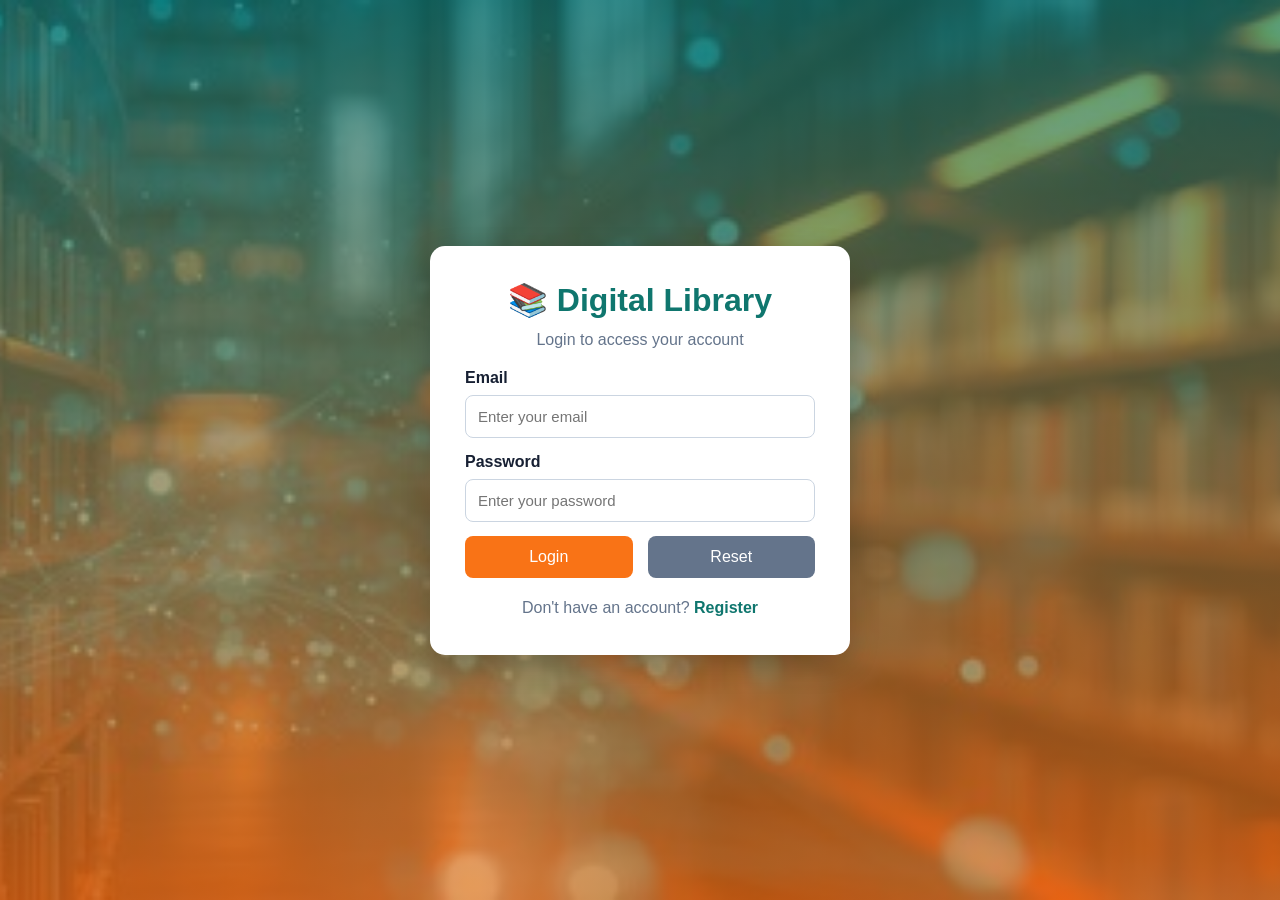
<file: retuenbook/index.html>
<!DOCTYPE html>
<html lang="en">
<head>
  <meta charset="UTF-8">
  <meta name="viewport" content="width=device-width, initial-scale=1.0">
  <title>Return Books | Digital Library</title>
  <link rel="stylesheet" href="./style.css">
</head>
<body>
  <header class="topbar">
    <a class="brand" href="../dashboard/index.html">
      <span class="brand-icon" aria-hidden="true">📚</span>
      <span>Digital Library</span>
    </a>
    <nav class="navigation" aria-label="Main navigation">
      <a href="../dashboard/index.html">Dashboard</a>
      <a href="../bookpage/index.html">Books</a>
      <a href="../issuebook/index.html">Issue Books</a>
      <a href="#activeLoans">Return Books</a>
      <button class="logout-button" id="logoutButton" type="button">Logout</button>
    </nav>
  </header>

  <main>
    <section class="page-heading">
      <h1>Return Books</h1>
      <p>Review active loans and record returned books.</p>
    </section>

    <section class="summary-grid" aria-label="Loan summary">
      <article class="summary-card">
        <p>Active loans</p>
        <strong id="activeLoanCount">0</strong>
      </article>
      <article class="summary-card">
        <p>Overdue loans</p>
        <strong id="overdueLoanCount">0</strong>
      </article>
      <article class="summary-card">
        <p>Returned today</p>
        <strong id="returnedTodayCount">0</strong>
      </article>
    </section>

    <section class="panel" id="activeLoans" aria-labelledby="loansTitle">
      <div class="section-heading">
        <div>
          <h2 id="loansTitle">Active loans</h2>
          <p>Returning a book updates its available quantity and issue history.</p>
        </div>
        <span id="loanCount">0 loans</span>
      </div>
      <div class="table-wrap">
        <table>
          <thead>
            <tr>
              <th scope="col">Book</th>
              <th scope="col">Member</th>
              <th scope="col">Issue date</th>
              <th scope="col">Due date</th>
              <th scope="col">Overdue days</th>
              <th scope="col">Fine</th>
              <th scope="col">Return date</th>
              <th scope="col">Status</th>
              <th scope="col">Action</th>
            </tr>
          </thead>
          <tbody id="loanRows"></tbody>
        </table>
        <p class="empty-state" id="emptyState">There are no active loans to return.</p>
      </div>
      <p class="form-message" id="pageMessage" role="status" aria-live="polite"></p>
    </section>
  </main>

  <script src="./return.js"></script>
</body>
</html>
</file>
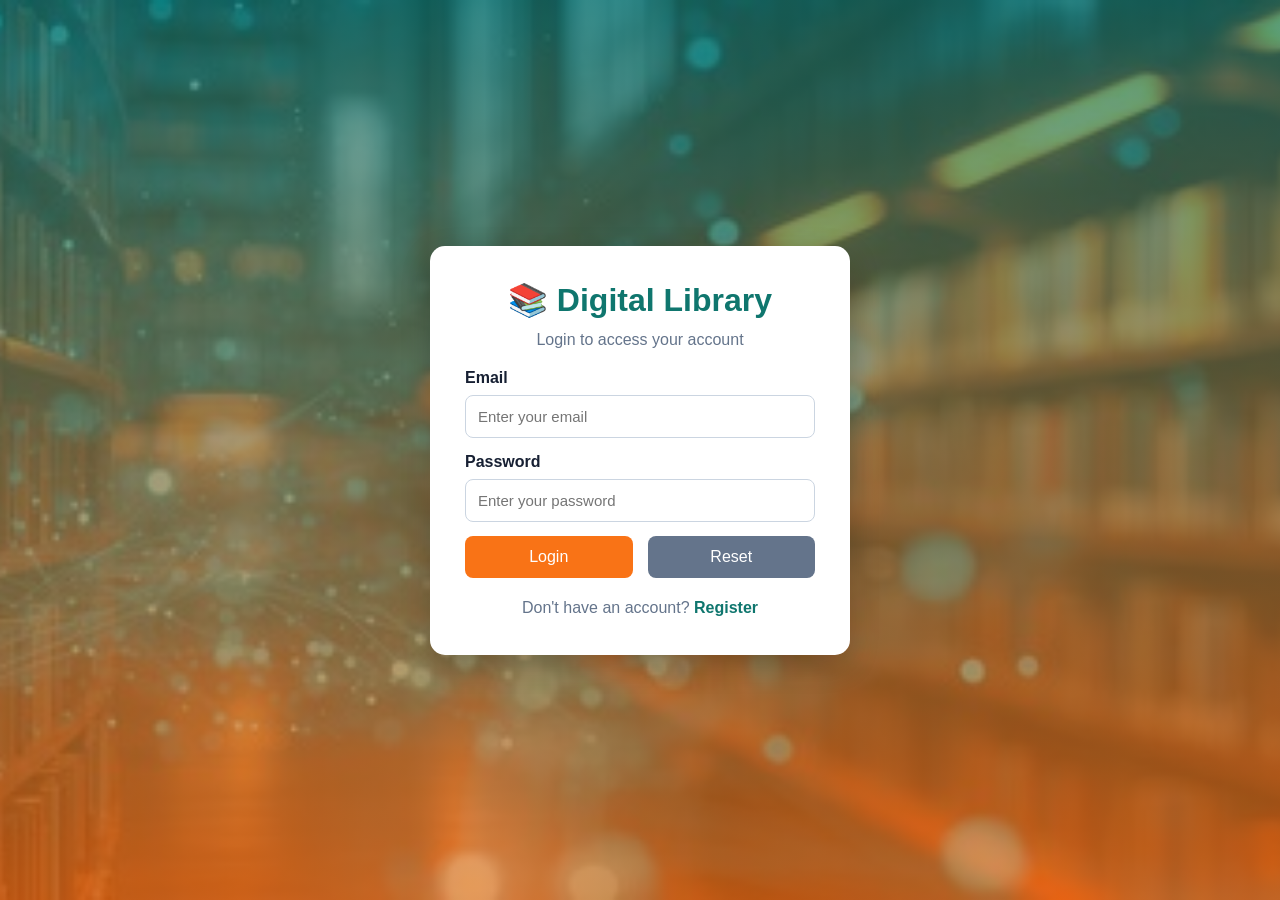
<file: loginpage/login.html>
<!DOCTYPE html>
<html lang="en">

<head>

<meta charset="UTF-8">
<meta name="viewport" content="width=device-width, initial-scale=1.0">

<title>Digital Library Login</title>

<link rel="stylesheet" href="./style.css">

</head>


<body>


<div class="login-container">


<h1>📚 Digital Library</h1>

<p>Login to access your account</p>



<form id="loginForm" novalidate>


<label for="email">Email</label>

<input 
type="email" 
id="email"
placeholder="Enter your email"
autocomplete="username"
required
>


<span id="emailError" class="error" aria-live="polite"></span>



<label for="password">Password</label>

<input 
type="password"
id="password"
placeholder="Enter your password"
autocomplete="current-password"
required
>


<span id="passwordError" class="error" aria-live="polite"></span>

<span id="loginError" class="login-message" role="status" aria-live="polite"></span>


<div class="button-group">


<button type="submit">
Login
</button>


<button type="reset" class="reset-btn">
Reset
</button>


</div>



<p class="register-prompt">
        Don't have an account?
        <a href="../registerpage/index.html">
            Register
        </a>
    </p>
</form>


</div>



<script src="./login.js"></script>


</body>

</html>
</file>
<file: style.css>
* {
  box-sizing: border-box;
  margin: 0;
  padding: 0;
}

html,
body {
  min-height: 100%;
  font-family: Arial, sans-serif;
}

body {
  min-height: 100vh;
  display: flex;
  flex-direction: column;
  background:
    linear-gradient(rgba(15, 23, 42, 0.62), rgba(15, 23, 42, 0.72)),
    url("./assets/library1.jpg") center / cover no-repeat fixed;
}

header {
  min-height: 76px;
  display: flex;
  align-items: center;
  gap: 14px;
  padding: 12px clamp(20px, 6vw, 72px);
  background: rgba(15, 118, 110, 0.94);
  color: #fff;
}

.logo {
  width: 48px;
  height: 48px;
  flex: 0 0 48px;
  display: grid;
  place-items: center;
  border-radius: 50%;
  background: #fff;
  color: #0f766e;
  font-size: 25px;
}

header h2 {
  font-size: clamp(1.25rem, 3vw, 1.8rem);
}

.hero {
  width: min(1120px, 100%);
  flex: 1;
  display: flex;
  align-items: center;
  padding: clamp(42px, 8vw, 96px) clamp(24px, 8vw, 90px);
}

.hero-content {
  max-width: 680px;
  color: #fff;
}

.hero-content h1 {
  margin-bottom: 22px;
  font-size: clamp(2.35rem, 7vw, 4.25rem);
  line-height: 1.12;
  font-weight: 700;
}

.hero-content p {
  max-width: 560px;
  margin-bottom: 32px;
  color: #e2e8f0;
  font-size: clamp(1rem, 2vw, 1.2rem);
  line-height: 1.7;
}

.btn {
  display: inline-flex;
  min-height: 50px;
  align-items: center;
  justify-content: center;
  padding: 13px 30px;
  border-radius: 999px;
  background: #f97316;
  color: #fff;
  font-size: 1rem;
  font-weight: 700;
  text-decoration: none;
  transition: background 0.2s ease, transform 0.2s ease;
}

.btn:hover {
  transform: translateY(-2px);
  background: #ea580c;
}

.btn:focus-visible {
  outline: 3px solid #fff;
  outline-offset: 3px;
}

footer {
  min-height: 50px;
  display: flex;
  align-items: center;
  justify-content: center;
  padding: 12px 20px;
  background: rgba(15, 118, 110, 0.94);
  color: #fff;
  font-size: 0.9rem;
  text-align: center;
}

@media (max-width: 600px) {
  body {
    background-attachment: scroll;
  }

  .hero {
    align-items: flex-start;
  }

  .btn {
    width: 100%;
  }
}
</file>
<file: aboutpage/style.css>
* {
  box-sizing: border-box;
  margin: 0;
  padding: 0;
  font-family: Arial, sans-serif;
}

body {
  min-height: 100vh;
  background: #f1f5f9;
  color: #172033;
}

.topbar {
  min-height: 72px;
  padding: 14px 6%;
  display: flex;
  align-items: center;
  justify-content: space-between;
  gap: 20px;
  background: #0f766e;
  color: #fff;
}

.brand {
  display: flex;
  align-items: center;
  gap: 10px;
  color: inherit;
  font-size: 1.15rem;
  font-weight: 700;
  text-decoration: none;
  white-space: nowrap;
}

.brand-icon {
  font-size: 1.6rem;
}

.navigation {
  display: flex;
  align-items: center;
  justify-content: flex-end;
  flex-wrap: wrap;
  gap: 12px 20px;
}

.navigation a {
  color: #fff;
  font-size: 0.92rem;
  text-decoration: none;
}

.navigation a:hover,
.navigation a[aria-current="page"] {
  text-decoration: underline;
  text-underline-offset: 4px;
}

main {
  width: min(1080px, 90%);
  margin: 42px auto 56px;
}

.intro {
  padding: clamp(26px, 6vw, 56px);
  border-radius: 18px;
  background: linear-gradient(120deg, #0f766e, #115e59);
  color: #fff;
  box-shadow: 0 12px 28px rgba(15, 118, 110, 0.16);
}

.eyebrow {
  margin-bottom: 12px;
  color: #ccfbf1;
  font-size: 0.78rem;
  font-weight: 700;
  letter-spacing: 0.12em;
}

.intro h1 {
  max-width: 720px;
  margin-bottom: 14px;
  font-size: clamp(2rem, 5vw, 3.2rem);
  line-height: 1.12;
}

.intro > p:last-child {
  max-width: 720px;
  color: #e2e8f0;
  font-size: 1.05rem;
  line-height: 1.7;
}

.project-information {
  margin-top: 24px;
  padding: 24px;
  border: 1px solid #e2e8f0;
  border-radius: 12px;
  background: #fff;
  box-shadow: 0 5px 16px rgba(15, 23, 42, 0.05);
}

.project-information h2 {
  margin-bottom: 16px;
  font-size: 1.35rem;
}

.project-information-list {
  display: grid;
  grid-template-columns: repeat(2, minmax(0, 1fr));
  gap: 18px;
}

.project-information-list dt {
  margin-bottom: 6px;
  color: #0f766e;
  font-weight: 700;
}

.project-information-list dd {
  color: #526174;
  line-height: 1.65;
}
  
.project-information-list a {
  color: #0f766e;
  overflow-wrap: anywhere;
}

.content-section {
  margin-top: 40px;
}

.section-heading {
  max-width: 760px;
  margin-bottom: 20px;
}

.section-heading h2,
.detail-panel h2 {
  margin-bottom: 10px;
  font-size: 1.5rem;
}

.section-heading p,
.info-card p,
.detail-panel li,
.storage-note {
  color: #526174;
  line-height: 1.65;
}

.feature-grid {
  display: grid;
  grid-template-columns: repeat(4, minmax(0, 1fr));
  gap: 16px;
}

.info-card,
.detail-panel {
  border: 1px solid #e2e8f0;
  border-radius: 12px;
  background: #fff;
  box-shadow: 0 5px 16px rgba(15, 23, 42, 0.05);
}

.info-card {
  padding: 22px;
}

.card-icon {
  display: block;
  margin-bottom: 14px;
  font-size: 1.7rem;
}

.info-card h3 {
  margin-bottom: 8px;
  font-size: 1.05rem;
}

.info-card p {
  font-size: 0.94rem;
}

.details-grid {
  display: grid;
  grid-template-columns: repeat(2, minmax(0, 1fr));
  gap: 18px;
  margin-top: 24px;
}

.detail-panel {
  padding: 24px;
}

.detail-panel ol,
.detail-panel ul {
  padding-left: 22px;
}

.detail-panel li + li {
  margin-top: 8px;
}

.storage-note {
  margin-top: 22px;
  padding: 16px 18px;
  border-left: 4px solid #0f766e;
  border-radius: 6px;
  background: #e6fffb;
  font-size: 0.94rem;
}

a:focus-visible {
  outline: 3px solid #99f6e4;
  outline-offset: 3px;
}

@media (max-width: 900px) {
  .topbar {
    align-items: flex-start;
    flex-direction: column;
  }

  .navigation {
    justify-content: flex-start;
  }

  .feature-grid {
    grid-template-columns: repeat(2, minmax(0, 1fr));
  }
}

@media (max-width: 560px) {
  main {
    width: min(100% - 28px, 1080px);
    margin-top: 24px;
  }

  .navigation {
    gap: 11px 16px;
  }

  .feature-grid,
  .project-information-list,
  .details-grid {
    grid-template-columns: 1fr;
  }

  .info-card,
  .detail-panel {
    padding: 19px;
  }
}
</file>
<file: bookpage/style.css>
* {
  box-sizing: border-box;
  margin: 0;
  padding: 0;
  font-family: Arial, sans-serif;
}

body {
  min-height: 100vh;
  background: #f1f5f9;
  color: #172033;
}

.topbar {
  min-height: 72px;
  padding: 0 7%;
  display: flex;
  align-items: center;
  justify-content: space-between;
  gap: 24px;
  background: #0f766e;
  color: #fff;
}

.brand {
  display: flex;
  align-items: center;
  gap: 10px;
  color: inherit;
  font-size: 1.2rem;
  font-weight: 700;
  text-decoration: none;
}

.brand-icon {
  font-size: 1.7rem;
}

.navigation {
  display: flex;
  align-items: center;
  gap: 24px;
}

.navigation a,
.logout-button {
  color: #fff;
  font-size: 0.95rem;
  text-decoration: none;
}

.navigation a:hover {
  text-decoration: underline;
}

.logout-button {
  padding: 9px 16px;
  border: 1px solid rgba(255, 255, 255, 0.7);
  border-radius: 7px;
  background: transparent;
  cursor: pointer;
}

.logout-button:hover {
  background: rgba(255, 255, 255, 0.14);
}

main {
  width: min(1100px, 86%);
  margin: 38px auto;
}

.page-heading {
  margin-bottom: 24px;
}

.page-heading h1 {
  margin-bottom: 8px;
  font-size: clamp(1.7rem, 4vw, 2.2rem);
}

.page-heading p,
.list-heading p {
  color: #64748b;
}

.page-message {
  min-height: 0;
  margin: 0;
  color: #b91c1c;
}

.page-message.success {
  color: #15803d;
}

.page-message:not(:empty) {
  margin: 0 0 16px;
}

.book-dialog {
  position: fixed;
  inset: 0;
  margin: auto;
  width: min(620px, calc(100% - 32px));
  max-width: 620px;
  max-height: min(90vh, 760px);
  overflow-y: auto;
  padding: 26px;
  border: 1px solid #e2e8f0;
  border-radius: 16px;
  background: #fff;
  color: #172033;
  box-shadow: 0 22px 70px rgba(15, 23, 42, 0.24);
}

.book-dialog::backdrop {
  background: rgba(15, 23, 42, 0.56);
  backdrop-filter: blur(3px);
}

.book-dialog[open] {
  animation: dialog-enter 180ms ease-out;
}

.dialog-heading {
  display: flex;
  align-items: flex-start;
  justify-content: space-between;
  gap: 16px;
  margin-bottom: 22px;
}

.dialog-eyebrow {
  margin-bottom: 6px;
  color: #0f766e;
  font-size: 0.72rem;
  font-weight: 700;
  letter-spacing: 0.1em;
}

.dialog-heading h2 {
  margin: 0;
  font-size: 1.4rem;
}

.dialog-close {
  width: 36px;
  height: 36px;
  border: 0;
  border-radius: 8px;
  background: #f1f5f9;
  color: #475569;
  font-size: 1.5rem;
  line-height: 1;
  cursor: pointer;
}

.dialog-close:hover {
  background: #e2e8f0;
}

.panel {
  margin-bottom: 24px;
  padding: 24px;
  border: 1px solid #e2e8f0;
  border-radius: 12px;
  background: #fff;
  box-shadow: 0 5px 16px rgba(15, 23, 42, 0.05);
}

.panel h2 {
  margin-bottom: 18px;
  font-size: 1.25rem;
}

.form-grid {
  display: grid;
  grid-template-columns: repeat(2, minmax(0, 1fr));
  gap: 16px;
}

.form-grid label {
  display: grid;
  gap: 7px;
  color: #334155;
  font-size: 0.95rem;
  font-weight: 700;
}

.form-grid input {
  width: 100%;
  min-height: 42px;
  padding: 9px 11px;
  border: 1px solid #cbd5e1;
  border-radius: 7px;
  font-size: 1rem;
}

.form-grid input:focus {
  outline: 2px solid #99f6e4;
  border-color: #0f766e;
}

.form-actions {
  display: flex;
  flex-wrap: wrap;
  gap: 10px;
  margin-top: 20px;
}

.primary-button,
.secondary-button,
.action-button {
  padding: 10px 15px;
  border: 0;
  border-radius: 7px;
  color: #fff;
  font-size: 0.95rem;
  cursor: pointer;
}

.primary-button {
  background: #0f766e;
}

.primary-button:hover {
  background: #115e59;
}

.add-book-button {
  flex: 0 0 auto;
  min-height: 40px;
}

.secondary-button {
  background: #64748b;
}

.secondary-button:hover {
  background: #475569;
}

.form-message {
  min-height: 20px;
  margin-top: 12px;
  color: #b91c1c;
}

.form-message.success {
  color: #15803d;
}

.books-panel {
  padding-bottom: 18px;
}

.list-heading {
  display: flex;
  align-items: center;
  justify-content: space-between;
  margin-bottom: 18px;
}

.list-heading h2 {
  margin-bottom: 5px;
}

.search-controls {
  margin-bottom: 18px;
}

.search-controls label {
  display: block;
  margin-bottom: 7px;
  color: #334155;
  font-size: 0.92rem;
  font-weight: 700;
}

.search-input-group {
  display: flex;
  width: min(360px, 100%);
  gap: 10px;
}

.search-input-group input {
  width: 100%;
  min-height: 38px;
  padding: 7px 10px;
  border: 1px solid #cbd5e1;
  border-radius: 7px;
  font-size: 0.92rem;
}

.search-input-group input:focus {
  outline: 2px solid #99f6e4;
  border-color: #0f766e;
}

.clear-search-button {
  padding: 9px 14px;
  border: 1px solid #cbd5e1;
  border-radius: 7px;
  background: #fff;
  color: #334155;
  cursor: pointer;
}

.clear-search-button:hover {
  background: #f8fafc;
}

.table-wrap {
  overflow-x: auto;
}

table {
  width: 100%;
  border-collapse: collapse;
  text-align: left;
}

th,
td {
  padding: 12px 10px;
  border-bottom: 1px solid #e2e8f0;
  vertical-align: middle;
}

th {
  background: #f8fafc;
  color: #334155;
  font-size: 0.9rem;
}

td {
  overflow-wrap: anywhere;
}

.row-actions {
  display: flex;
  gap: 8px;
}

.action-button {
  padding: 7px 10px;
  font-size: 0.85rem;
}

.edit-button {
  background: #2563eb;
}

.delete-button {
  background: #dc2626;
}

.empty-state {
  padding: 24px 12px;
  color: #64748b;
  text-align: center;
}

@keyframes dialog-enter {
  from {
    opacity: 0;
    transform: translateY(8px) scale(0.98);
  }
  to {
    opacity: 1;
    transform: translateY(0) scale(1);
  }
}

@media (max-width: 700px) {
  .topbar {
    padding: 16px 7%;
    align-items: flex-start;
    flex-direction: column;
  }

  .navigation {
    width: 100%;
    flex-wrap: wrap;
    gap: 14px 20px;
  }

  main {
    width: 92%;
    margin: 26px auto;
  }

  .panel {
    padding: 18px;
  }

  .book-dialog {
    padding: 20px;
  }

  .form-grid {
    grid-template-columns: 1fr;
  }
}

@media (max-width: 420px) {
  .list-heading {
    align-items: flex-start;
    flex-direction: column;
    gap: 12px;
  }
}

@media (prefers-reduced-motion: reduce) {
  .book-dialog[open] {
    animation: none;
  }
}
</file>
<file: dashboard/style.css>
* {
  box-sizing: border-box;
  margin: 0;
  padding: 0;
  font-family: Arial, sans-serif;
}

body {
  min-height: 100vh;
  background:
    linear-gradient(rgba(7, 7, 7, 0.72), rgba(241, 245, 249, 0.78)),
    url("../assets/library1.jpg") center / cover fixed no-repeat;
  color: #f8f2f2;
}

.topbar {
  min-height: 72px;
  padding: 0 7%;
  display: flex;
  align-items: center;
  justify-content: space-between;
  gap: 24px;
  background: #0f766e;
  color: #fff;
}

.brand {
  display: flex;
  align-items: center;
  gap: 10px;
  font-size: 1.2rem;
  font-weight: 700;
}

.brand-icon {
  width: 60px;
  height: 60px;
  object-fit: contain;
}

.menu-toggle {
  display: none;
}

.navigation {
  display: flex;
  align-items: center;
  gap:20px;
}

.navigation a,
.logout-button {
  color: #fff;
  font-size: 0.95rem;
  text-decoration: none;
}

.navigation a:hover {
  text-decoration: underline;
}

.logout-button {
  padding: 9px 16px;
  border: 1px solid rgba(255, 255, 255, 0.7);
  border-radius: 7px;
  background: transparent;
  cursor: pointer;
}

.logout-button:hover {
  background: rgba(255, 255, 255, 0.14);
}

main {
  width: min(1120px, 88%);
  margin: 38px auto 52px;
}

.welcome {
  display: flex;
  align-items: center;
  justify-content: space-between;
  gap: 24px;
  margin-bottom: 32px;
  padding: 32px;
  border-radius: 16px;
  background:
    linear-gradient(rgba(22, 24, 24, 0.78), rgba(17, 94, 89, 0.82)),
    url("../assets/library1.jpg") center / cover no-repeat;
  color: #e6e4e4;
  box-shadow: 0 12px 28px rgba(15, 118, 110, 0.18);
}

.eyebrow {
  margin-bottom: 10px;
  color: #ccfbf1;
  font-size: 0.78rem;
  font-weight: 700;
  letter-spacing: 0.12em;
}

.welcome h1 {
  margin-bottom: 10px;
  font-size: clamp(1.7rem, 4vw, 2.4rem);
}

.welcome > div > p:last-child {
  color: #e2e8f0;
  line-height: 1.6;
}

.primary-link {
  flex: 0 0 auto;
  padding: 12px 18px;
  border-radius: 8px;
  background: #fff;
  color: #0f766e;
  font-weight: 700;
  text-decoration: none;
}

.primary-link:hover {
  background: #f0fdfa;
}

.section-heading {
  margin-bottom: 16px;
}

.section-title {
  margin-bottom: 6px;
  font-size: 1.3rem;
}

.section-description {
  color: #f3f3f8;
  line-height: 1.5;
}

.stats-grid,
.cards-grid {
  display: grid;
  grid-template-columns: repeat(3, minmax(0, 1fr));
  gap: 18px;
}

.stat-card,
.dashboard-card {
  border: 1px solid #e2e8f0;
  border-radius: 12px;
  background: #f1f5f9;
  box-shadow: 0 5px 16px rgba(15, 23, 42, 0.05);
}

.stat-card {
  display: flex;
  align-items: center;
  gap: 16px;
  padding: 22px;
}

.stat-icon,
.card-icon {
  display: grid;
  width: 48px;
  height: 48px;
  flex: 0 0 48px;
  place-items: center;
  border-radius: 12px;
  background: #ccfbf1;
  font-size: 1.45rem;
}

.stat-label {
  margin-bottom: 7px;
  color: #64748b;
  font-size: 0.92rem;
}

.stat-value {
  color: #0f766e;
  font-size: 1.8rem;
  font-weight: 700;
}

.dashboard-section {
  margin-top: 36px;
}

.dashboard-card {
  min-height: 210px;
  padding: 22px;
}

.dashboard-card h3 {
  margin: 16px 0 9px;
  color: #172033;
  font-size: 1.08rem;
}

.dashboard-card p {
  color: #64748b;
  line-height: 1.6;
  overflow-wrap: anywhere;
}

.profile-details {
  margin-top: 12px;
  color: #475569;
  line-height: 1.8;
}

.dashboard-link {
  display: inline-block;
  margin-top: 14px;
  color: #0f766e;
  font-weight: 700;
  text-decoration: none;
}

.dashboard-link:hover {
  text-decoration: underline;
}

.delete-account-button {
  margin-top: 16px;
  padding: 9px 14px;
  border: 1px solid #b91c1c;
  border-radius: 7px;
  background: #fff;
  color: #b91c1c;
  font-weight: 700;
  cursor: pointer;
}

.delete-account-button:hover {
  background: #fef2f2;
}

.account-status {
  margin-top: 10px;
  color: #b91c1c;
  line-height: 1.5;
}

.navigation a:focus-visible,
.logout-button:focus-visible,
.menu-toggle:focus-visible,
.primary-link:focus-visible,
.dashboard-link:focus-visible,
.delete-account-button:focus-visible {
  outline: 3px solid #f97316;
  outline-offset: 3px;
}

.status-message {
  margin-top: 24px;
  color: #b91c1c;
  text-align: center;
}

@media (max-width: 760px) {
  .topbar {
    position: relative;
    min-height: 72px;
    padding: 6px 6%;
    align-items: center;
    flex-direction: row;
    flex-wrap: wrap;
    gap: 0;
  }

  .brand-icon {
    width: 48px;
    height: 48px;
  }

  .menu-toggle {
    display: flex;
    width: 42px;
    height: 42px;
    flex: 0 0 42px;
    flex-direction: column;
    align-items: center;
    justify-content: center;
    gap: 5px;
    border: 1px solid rgba(255, 255, 255, 0.38);
    border-radius: 8px;
    background: transparent;
    cursor: pointer;
  }

  .menu-toggle span {
    width: 19px;
    height: 2px;
    border-radius: 2px;
    background: #fff;
    transition: transform 160ms ease, opacity 160ms ease;
  }

  .menu-toggle[aria-expanded="true"] span:first-child {
    transform: translateY(7px) rotate(45deg);
  }

  .menu-toggle[aria-expanded="true"] span:nth-child(2) {
    opacity: 0;
  }

  .menu-toggle[aria-expanded="true"] span:last-child {
    transform: translateY(-7px) rotate(-45deg);
  }

  .navigation {
    display: none;
    width: 100%;
    align-items: stretch;
    flex-direction: column;
    gap: 4px;
    padding: 8px 0 12px;
  }

  .navigation.is-open {
    display: flex;
  }

  .navigation a,
  .navigation .logout-button {
    width: 100%;
    padding: 11px 12px;
    border-radius: 7px;
    text-align: left;
  }

  .navigation .logout-button {
    margin: 4px 0 0;
  }

  main {
    width: 90%;
    margin-top: 26px;
  }

  .welcome {
    align-items: flex-start;
    flex-direction: column;
    padding: 24px;
  }

  .stats-grid,
  .cards-grid {
    grid-template-columns: 1fr;
  }

  .dashboard-card {
    min-height: 0;
  }
}

@media (prefers-reduced-motion: reduce) {
  .menu-toggle span {
    transition: none;
  }
}
</file>
<file: issuebook/style.css>
* {
  box-sizing: border-box;
  margin: 0;
  padding: 0;
  font-family: Arial, sans-serif;
}

body {
  min-height: 100vh;
  background: #f1f5f9;
  color: #172033;
}

.topbar {
  min-height: 72px;
  padding: 0 6%;
  display: flex;
  align-items: center;
  justify-content: space-between;
  gap: 24px;
  background: #0f766e;
  color: #fff;
}

.brand {
  display: flex;
  align-items: center;
  gap: 10px;
  color: inherit;
  font-size: 1.2rem;
  font-weight: 700;
  text-decoration: none;
}

.brand-icon {
  font-size: 1.7rem;
}

.navigation {
  display: flex;
  align-items: center;
  gap: 20px;
}

.navigation a,
.logout-button {
  color: #fff;
  font-size: 0.94rem;
  text-decoration: none;
}

.navigation a:hover {
  text-decoration: underline;
}

.logout-button {
  padding: 9px 15px;
  border: 1px solid rgba(255, 255, 255, 0.7);
  border-radius: 7px;
  background: transparent;
  cursor: pointer;
}

.logout-button:hover {
  background: rgba(255, 255, 255, 0.14);
}

main {
  width: min(1180px, 90%);
  margin: 36px auto 52px;
}

.page-heading {
  margin-bottom: 24px;
}

.page-heading h1 {
  margin-bottom: 8px;
  font-size: clamp(1.7rem, 4vw, 2.2rem);
}

.page-heading p,
.section-heading p {
  color: #64748b;
  line-height: 1.5;
}

.summary-grid {
  display: grid;
  grid-template-columns: repeat(3, minmax(0, 1fr));
  gap: 16px;
  margin-bottom: 24px;
}

.summary-card,
.panel {
  border: 1px solid #e2e8f0;
  border-radius: 12px;
  background: #fff;
  box-shadow: 0 5px 16px rgba(15, 23, 42, 0.05);
}

.summary-card {
  padding: 20px 22px;
}

.summary-card p {
  margin-bottom: 8px;
  color: #64748b;
}

.summary-card strong {
  color: #0f766e;
  font-size: 1.8rem;
}

.panel {
  margin-bottom: 24px;
  padding: 24px;
}

.panel h2 {
  margin-bottom: 18px;
  font-size: 1.25rem;
}

.form-grid {
  display: grid;
  grid-template-columns: repeat(3, minmax(0, 1fr));
  gap: 16px;
  margin-bottom: 20px;
}

.form-grid label {
  display: grid;
  gap: 7px;
  color: #334155;
  font-size: 0.95rem;
  font-weight: 700;
}

.form-grid select,
.form-grid input {
  width: 100%;
  min-height: 43px;
  padding: 9px 11px;
  border: 1px solid #cbd5e1;
  border-radius: 7px;
  background: #fff;
  color: #172033;
  font-size: 1rem;
}

.form-grid select:focus,
.form-grid input:focus {
  outline: 2px solid #99f6e4;
  border-color: #0f766e;
}

.primary-button {
  padding: 10px 15px;
  border: 0;
  border-radius: 7px;
  color: #fff;
  font-size: 0.94rem;
  cursor: pointer;
}

.primary-button {
  background: #0f766e;
}

.primary-button:hover:not(:disabled) {
  background: #115e59;
}

button:disabled {
  cursor: not-allowed;
  opacity: 0.55;
}

.form-message {
  min-height: 20px;
  margin-top: 12px;
  color: #b91c1c;
}

.form-message.success {
  color: #15803d;
}

.section-heading {
  display: flex;
  align-items: center;
  justify-content: space-between;
  gap: 16px;
  margin-bottom: 18px;
}

.section-heading h2 {
  margin-bottom: 5px;
}

.section-heading > span {
  color: #64748b;
  white-space: nowrap;
}

.search-control {
  display: block;
  width: min(280px, 100%);
  margin: 0 0 16px auto;
}

.search-input {
  width: 100%;
  min-height: 38px;
  padding: 7px 10px;
  border: 1px solid #cbd5e1;
  border-radius: 7px;
  background: #fff;
  color: #172033;
  font-size: 0.92rem;
}

.search-input:focus {
  outline: 2px solid #99f6e4;
  border-color: #0f766e;
}

.visually-hidden {
  position: absolute;
  width: 1px;
  height: 1px;
  padding: 0;
  margin: -1px;
  overflow: hidden;
  clip: rect(0, 0, 0, 0);
  white-space: nowrap;
  border: 0;
}

.table-wrap {
  overflow-x: auto;
}

table {
  width: 100%;
  border-collapse: collapse;
  text-align: left;
}

th,
td {
  padding: 12px 10px;
  border-bottom: 1px solid #e2e8f0;
  vertical-align: middle;
}

th {
  background: #f8fafc;
  color: #334155;
  font-size: 0.9rem;
}

td {
  overflow-wrap: anywhere;
}

.status {
  display: inline-block;
  padding: 5px 9px;
  border-radius: 999px;
  background: #dcfce7;
  color: #166534;
  font-size: 0.82rem;
  font-weight: 700;
  white-space: nowrap;
}

.status.overdue {
  background: #fee2e2;
  color: #991b1b;
}

.status.returned {
  background: #e2e8f0;
  color: #475569;
}

.empty-state {
  padding: 24px 12px;
  color: #64748b;
  text-align: center;
}

@media (max-width: 760px) {
  .topbar {
    padding: 16px 6%;
    align-items: flex-start;
    flex-direction: column;
  }

  .navigation {
    width: 100%;
    flex-wrap: wrap;
    gap: 14px 18px;
  }

  main {
    width: 92%;
    margin-top: 26px;
  }

  .summary-grid,
  .form-grid {
    grid-template-columns: 1fr;
  }

  .section-heading {
    align-items: flex-start;
  }

  .search-control {
    width: 100%;
  }

  .panel {
    padding: 18px;
  }
}
</file>
<file: memberpage/style.css>
* {
  box-sizing: border-box;
  margin: 0;
  padding: 0;
  font-family: Arial, sans-serif;
}

body {
  min-height: 100vh;
  background: #f1f5f9;
  color: #172033;
}

.topbar {
  min-height: 72px;
  padding: 0 7%;
  display: flex;
  align-items: center;
  justify-content: space-between;
  gap: 24px;
  background: #0f766e;
  color: #fff;
}

.brand {
  display: flex;
  align-items: center;
  gap: 10px;
  color: inherit;
  font-size: 1.2rem;
  font-weight: 700;
  text-decoration: none;
}

.brand-icon {
  font-size: 1.7rem;
}

.navigation {
  display: flex;
  align-items: center;
  gap: 24px;
}

.navigation a,
.logout-button {
  color: #fff;
  font-size: 0.95rem;
  text-decoration: none;
}

.navigation a:hover {
  text-decoration: underline;
}

.logout-button {
  padding: 9px 16px;
  border: 1px solid rgba(255, 255, 255, 0.7);
  border-radius: 7px;
  background: transparent;
  cursor: pointer;
}

.logout-button:hover {
  background: rgba(255, 255, 255, 0.14);
}

main {
  width: min(1100px, 86%);
  margin: 38px auto;
}

.page-heading {
  margin-bottom: 24px;
}

.page-heading h1 {
  margin-bottom: 8px;
  font-size: clamp(1.7rem, 4vw, 2.2rem);
}

.page-heading p,
.list-heading p {
  color: #64748b;
}

.page-message {
  min-height: 0;
  margin: 0;
  color: #b91c1c;
}

.page-message:not(:empty) {
  margin: 0 0 16px;
}

.page-message.success {
  color: #15803d;
}

.member-dialog {
  position: fixed;
  inset: 0;
  width: min(620px, calc(100% - 32px));
  max-width: 620px;
  max-height: min(90vh, 760px);
  overflow-y: auto;
  margin: auto;
  padding: 26px;
  border: 1px solid #e2e8f0;
  border-radius: 16px;
  background: #fff;
  color: #172033;
  box-shadow: 0 22px 70px rgba(15, 23, 42, 0.24);
}

.member-dialog::backdrop {
  background: rgba(15, 23, 42, 0.56);
  backdrop-filter: blur(3px);
}

.member-dialog[open] {
  animation: dialog-enter 180ms ease-out;
}

.dialog-heading {
  display: flex;
  align-items: flex-start;
  justify-content: space-between;
  gap: 16px;
  margin-bottom: 22px;
}

.dialog-eyebrow {
  margin-bottom: 6px;
  color: #0f766e;
  font-size: 0.72rem;
  font-weight: 700;
  letter-spacing: 0.1em;
}

.dialog-heading h2 {
  margin: 0;
  font-size: 1.4rem;
}

.dialog-close {
  width: 36px;
  height: 36px;
  border: 0;
  border-radius: 8px;
  background: #f1f5f9;
  color: #475569;
  font-size: 1.5rem;
  line-height: 1;
  cursor: pointer;
}

.dialog-close:hover {
  background: #e2e8f0;
}

.panel {
  margin-bottom: 24px;
  padding: 24px;
  border: 1px solid #e2e8f0;
  border-radius: 12px;
  background: #fff;
  box-shadow: 0 5px 16px rgba(15, 23, 42, 0.05);
}

.panel h2 {
  margin-bottom: 18px;
  font-size: 1.25rem;
}

.form-grid {
  display: grid;
  grid-template-columns: repeat(2, minmax(0, 1fr));
  gap: 16px;
}

.form-grid label {
  display: grid;
  gap: 7px;
  color: #334155;
  font-size: 0.95rem;
  font-weight: 700;
}

.form-grid input {
  width: 100%;
  min-height: 42px;
  padding: 9px 11px;
  border: 1px solid #cbd5e1;
  border-radius: 7px;
  font-size: 1rem;
}

.form-grid input:focus {
  outline: 2px solid #99f6e4;
  border-color: #0f766e;
}

.form-actions {
  display: flex;
  flex-wrap: wrap;
  gap: 10px;
  margin-top: 20px;
}

.primary-button,
.secondary-button,
.action-button {
  padding: 10px 15px;
  border: 0;
  border-radius: 7px;
  color: #fff;
  font-size: 0.95rem;
  cursor: pointer;
}

.primary-button {
  background: #0f766e;
}

.primary-button:hover {
  background: #115e59;
}

.add-member-button {
  flex: 0 0 auto;
  min-height: 38px;
  padding: 9px 13px;
}

.secondary-button {
  background: #64748b;
}

.secondary-button:hover {
  background: #475569;
}

.form-message {
  min-height: 20px;
  margin-top: 12px;
  color: #b91c1c;
}

.form-message.success {
  color: #15803d;
}

.members-panel {
  padding-bottom: 18px;
}

.list-heading {
  display: flex;
  align-items: flex-end;
  justify-content: space-between;
  gap: 16px;
  margin-bottom: 18px;
}

.list-actions {
  display: flex;
  align-items: center;
  gap: 10px;
}

.list-heading h2 {
  margin-bottom: 5px;
}

.search-control {
  width: min(280px, 100%);
}

.search-input {
  width: 100%;
  min-height: 38px;
  padding: 7px 10px;
  border: 1px solid #cbd5e1;
  border-radius: 7px;
  background: #fff;
  color: #172033;
  font-size: 0.92rem;
}

.search-input:focus {
  outline: 2px solid #99f6e4;
  border-color: #0f766e;
}

.visually-hidden {
  position: absolute;
  width: 1px;
  height: 1px;
  padding: 0;
  margin: -1px;
  overflow: hidden;
  clip: rect(0, 0, 0, 0);
  white-space: nowrap;
  border: 0;
}

.table-wrap {
  overflow-x: auto;
}

table {
  width: 100%;
  border-collapse: collapse;
  text-align: left;
}

th,
td {
  padding: 12px 10px;
  border-bottom: 1px solid #e2e8f0;
  vertical-align: middle;
}

th {
  background: #f8fafc;
  color: #334155;
  font-size: 0.9rem;
}

td {
  overflow-wrap: anywhere;
}

.row-actions {
  display: flex;
  gap: 8px;
}

.action-button {
  padding: 7px 10px;
  font-size: 0.85rem;
}

.edit-button {
  background: #2563eb;
}

.delete-button {
  background: #dc2626;
}

.empty-state {
  padding: 24px 12px;
  color: #64748b;
  text-align: center;
}

@keyframes dialog-enter {
  from {
    opacity: 0;
    transform: translateY(8px) scale(0.98);
  }
  to {
    opacity: 1;
    transform: translateY(0) scale(1);
  }
}

@media (max-width: 700px) {
  .topbar {
    padding: 16px 7%;
    align-items: flex-start;
    flex-direction: column;
  }

  .navigation {
    width: 100%;
    flex-wrap: wrap;
    gap: 14px 20px;
  }

  main {
    width: 92%;
    margin: 26px auto;
  }

  .panel {
    padding: 18px;
  }

  .member-dialog {
    padding: 20px;
  }

  .form-grid {
    grid-template-columns: 1fr;
  }

  .list-heading {
    align-items: stretch;
    flex-direction: column;
  }

  .search-control {
    width: 100%;
  }

  .list-actions {
    width: 100%;
    align-items: stretch;
    flex-direction: column;
  }
}

@media (prefers-reduced-motion: reduce) {
  .member-dialog[open] {
    animation: none;
  }
}
</file>
<file: registerpage/style.css>
* {
  margin: 0;
  padding: 0;
  box-sizing: border-box;
  font-family: Arial, sans-serif;
}

body {
  min-height: 100vh;
  display: flex;
  justify-content: center;
  align-items: center;
  background-image: linear-gradient(rgba(15, 118, 110, 0.7), rgba(249, 115, 22, 0.7)),
    url("../assets/library.jpg");
  background-size: cover;
  background-position: center;
  background-repeat: no-repeat;
  position: relative;
}

.register-container {
  width: min(420px, calc(100% - 32px));
  background: white;
  padding: 30px;
  border-radius: 15px;
  box-shadow: 0 10px 30px rgba(0, 0, 0, 0.3);
  position: relative;
  z-index: 1;
}

h1 {
  text-align: center;
  color: #0f766e;
  margin-bottom: 20px;
}

label {
  display: block;
  font-weight: bold;
  margin-top: 12px;
  color: #172033;
}

input {
  width: 100%;
  padding: 11px;
  margin-top: 5px;
  border: 1px solid #cbd5e1;
  border-radius: 8px;
  font-size: 15px;
}

input:focus {
  outline: none;
  border-color: #0f766e;
  box-shadow: 0 0 0 3px rgba(15, 118, 110, 0.15);
}

.password-input-wrap {
  position: relative;
}

.password-input-wrap input {
  padding-right: 68px;
}

.password-toggle {
  position: absolute;
  top: 50%;
  right: 8px;
  display: grid;
  width: 36px;
  height: 36px;
  place-items: center;
  margin: 0;
  padding: 7px;
  transform: translateY(-50%);
  background: transparent;
  color: #0f766e;
  cursor: pointer;
}

.password-toggle:hover {
  background: #f0fdfa;
  color: #64a89d;
}

.password-toggle svg {
  width: 20px;
  height: 20px;
  fill: none;
  stroke: currentColor;
  stroke-linecap: round;
  stroke-linejoin: round;
  stroke-width: 1.8;
}

.password-toggle .eye-off-icon,
.password-toggle[aria-pressed="true"] .eye-icon {
  display: none;
}

.password-toggle[aria-pressed="true"] .eye-off-icon {
  display: block;
}

small {
  display: block;
  color: red;
  font-size: 13px;
  margin-top: 5px;
  min-height: 18px;
}

button {
  width: 100%;
  padding: 12px;
  margin-top: 20px;
  background: #f97316;
  color: white;
  border: none;
  border-radius: 8px;
  font-size: 16px;
  cursor: pointer;
  transition: background 0.2s ease;
}

button:hover {
  background: #c2410c;
}

button:focus-visible,
a:focus-visible {
  outline: 3px solid #14b8a6;
  outline-offset: 3px;
}

p {
  text-align: center;
  margin-top: 16px;
  color: #475569;
}

p a {
  color: #0f766e;
  text-decoration: none;
  font-weight: bold;
}

p a:hover {
  text-decoration: underline;
}

#successMessage {
  margin-top: 15px;
  min-height: 20px;
  color: green;
  font-weight: bold;
}
</file>
<file: reports/style.css>
/* Shared colors and spacing keep the dashboard easy to customize. */
:root {
  color-scheme: light;
  --navy: #0f766e;
  --blue: #0f766e;
  --green: #15966a;
  --teal: #115e59;
  --ink: #172033;
  --muted: #718096;
  --line: #e8edf4;
  --surface: #ffffff;
  --canvas: #f5f7fb;
  --shadow: 0 8px 26px rgba(15, 118, 110, 0.06);
}

* {
  box-sizing: border-box;
}

body {
  min-width: 320px;
  min-height: 100vh;
  margin: 0;
  background: var(--canvas);
  color: var(--ink);
  font-family: Inter, "Segoe UI", Arial, sans-serif;
  -webkit-font-smoothing: antialiased;
}

button,
input {
  font: inherit;
}

button,
a {
  -webkit-tap-highlight-color: transparent;
}

.topbar {
  min-height: 72px;
  padding: 0 max(5%, calc((100% - 1360px) / 2));
  display: flex;
  align-items: center;
  justify-content: space-between;
  gap: 28px;
  background: var(--navy);
  color: #fff;
  box-shadow: 0 4px 14px rgba(15, 118, 110, 0.16);
}

.brand {
  display: inline-flex;
  flex: 0 0 auto;
  align-items: center;
  gap: 11px;
  color: inherit;
  font-size: 1.08rem;
  font-weight: 750;
  text-decoration: none;
}

.brand-icon {
  font-size: 1.65rem;
}

.navigation {
  display: flex;
  align-items: center;
  justify-content: flex-end;
  gap: 6px;
}

.navigation a,
.logout-button {
  padding: 10px 12px;
  border: 0;
  border-radius: 8px;
  background: transparent;
  color: #e6fffb;
  font-size: 0.86rem;
  text-decoration: none;
  transition: background-color 160ms ease, color 160ms ease;
}

.navigation a:hover,
.logout-button:hover {
  background: rgba(255, 255, 255, 0.12);
  color: #fff;
}

.navigation a.active {
  background: rgba(255, 255, 255, 0.16);
  color: #fff;
  font-weight: 700;
}

.logout-button {
  margin-left: 4px;
  border: 1px solid rgba(255, 255, 255, 0.35);
  cursor: pointer;
}

main {
  width: min(1320px, 90%);
  margin: 38px auto 54px;
}

.page-heading {
  display: flex;
  align-items: flex-end;
  justify-content: space-between;
  gap: 24px;
  margin-bottom: 27px;
}

.eyebrow {
  margin: 0 0 9px;
  color: var(--green);
  font-size: 0.72rem;
  font-weight: 800;
  letter-spacing: 0.13em;
}

h1,
h2,
h3,
p {
  margin-top: 0;
}

.page-heading h1 {
  margin-bottom: 8px;
  color: #172033;
  font-size: clamp(1.75rem, 3.3vw, 2.25rem);
  letter-spacing: -0.035em;
}

.heading-copy,
.section-heading p,
.panel-heading p,
.export-panel p {
  margin-bottom: 0;
  color: var(--muted);
  font-size: 0.9rem;
  line-height: 1.5;
}

.heading-actions {
  display: flex;
  align-items: center;
  gap: 10px;
}

.search-control {
  position: relative;
  display: block;
  width: 220px;
}

.search-icon {
  position: absolute;
  top: 50%;
  left: 12px;
  color: #8a9ab0;
  font-size: 1.45rem;
  line-height: 1;
  transform: translateY(-55%);
  pointer-events: none;
}

.search-input {
  width: 100%;
  min-height: 42px;
  padding: 9px 12px 9px 37px;
  border: 1px solid #e0e7f0;
  border-radius: 9px;
  outline: none;
  background: #fff;
  color: var(--ink);
  font-size: 0.86rem;
  transition: border-color 160ms ease, box-shadow 160ms ease;
}

.search-input:focus {
  border-color: #5eead4;
  box-shadow: 0 0 0 3px rgba(15, 118, 110, 0.1);
}

.button {
  display: inline-flex;
  min-height: 42px;
  align-items: center;
  justify-content: center;
  gap: 8px;
  padding: 10px 15px;
  border: 1px solid transparent;
  border-radius: 9px;
  font-size: 0.85rem;
  font-weight: 700;
  cursor: pointer;
  transition: transform 160ms ease, box-shadow 160ms ease, background-color 160ms ease;
}

.button:hover {
  transform: translateY(-1px);
}

.button-primary {
  background: var(--blue);
  color: #fff;
  box-shadow: 0 5px 12px rgba(15, 118, 110, 0.16);
}

.button-primary:hover {
  background: #115e59;
  box-shadow: 0 7px 16px rgba(15, 118, 110, 0.22);
}

.button-secondary {
  border-color: #e0e7f0;
  background: #fff;
  color: #364d6b;
}

.button-secondary:hover {
  border-color: #c8d6e8;
  background: #f0fdfa;
}

.report-status {
  min-height: 0;
  margin: 0;
  color: #b42318;
  font-size: 0.88rem;
}

.report-status:not(:empty) {
  margin: 0 0 16px;
}

.report-section {
  margin-top: 28px;
}

.section-heading {
  display: flex;
  align-items: center;
  justify-content: space-between;
  gap: 16px;
  margin-bottom: 15px;
}

.section-heading h2 {
  margin: 0 0 5px;
  color: #172033;
  font-size: 1.08rem;
  letter-spacing: -0.01em;
}

.section-heading p {
  font-size: 0.82rem;
}

.stats-grid {
  display: grid;
  grid-template-columns: repeat(3, minmax(0, 1fr));
  gap: 15px;
}

.stat-card {
  position: relative;
  overflow: hidden;
  min-height: 156px;
  padding: 19px 20px 17px;
  border: 1px solid var(--line);
  border-radius: 13px;
  background: var(--surface);
  box-shadow: var(--shadow);
  transition: transform 180ms ease, box-shadow 180ms ease;
}

.stat-card:hover,
.panel:hover {
  box-shadow: 0 12px 30px rgba(15, 118, 110, 0.09);
}

.stat-card:hover {
  transform: translateY(-3px);
}

.stat-top {
  display: flex;
  align-items: center;
  justify-content: space-between;
  margin-bottom: 10px;
}

.stat-icon,
.panel-icon {
  display: grid;
  width: 39px;
  height: 39px;
  place-items: center;
  border-radius: 11px;
  background: var(--tint);
  font-size: 1.13rem;
}

.stat-trend {
  color: var(--accent);
  font-size: 0.59rem;
  font-weight: 800;
  letter-spacing: 0.095em;
}

.stat-label {
  margin: 0 0 1px;
  color: #65768e;
  font-size: 0.8rem;
  font-weight: 600;
}

.stat-value {
  margin: 0;
  color: #1c3455;
  font-size: 1.7rem;
  font-weight: 750;
  letter-spacing: -0.035em;
  line-height: 1.25;
}

.stat-detail {
  margin: 3px 0 0;
  color: #94a1b3;
  font-size: 0.71rem;
}

.accent-blue { --accent: #0f766e; --tint: #e6f7f4; }
.accent-green { --accent: #16966a; --tint: #e6f7ef; }
.accent-violet { --accent: #8160c7; --tint: #f1ebfc; }
.accent-teal { --accent: #0e8f91; --tint: #e3f7f5; }
.accent-cyan { --accent: #2388a8; --tint: #e8f6fa; }
.accent-amber { --accent: #c48620; --tint: #fff5e3; }

.charts-grid {
  display: grid;
  grid-template-columns: repeat(3, minmax(0, 1fr));
  gap: 15px;
}

.panel {
  min-width: 0;
  padding: 21px;
  border: 1px solid var(--line);
  border-radius: 13px;
  background: var(--surface);
  box-shadow: var(--shadow);
  transition: box-shadow 180ms ease;
}

.charts-grid .panel {
  min-height: 280px;
}

.panel-heading {
  display: flex;
  align-items: flex-start;
  justify-content: space-between;
  gap: 12px;
}

.panel-heading h3 {
  margin: 0 0 4px;
  color: #253b5a;
  font-size: 0.92rem;
}

.panel-heading p {
  font-size: 0.75rem;
}

.panel-icon {
  width: 34px;
  height: 34px;
  flex: 0 0 34px;
  font-weight: 800;
}

.blue-icon { background: #e6f7f4; color: #0f766e; }
.green-icon { background: #e6f7ef; color: #16966a; }
.teal-icon { background: #e3f7f5; color: #159392; }

.chart {
  display: flex;
  height: 156px;
  align-items: flex-end;
  justify-content: space-around;
  gap: 8px;
  margin-top: 21px;
  padding: 0 2px 0;
  border-bottom: 1px solid #eaf0f6;
}

.chart-column {
  display: flex;
  width: 100%;
  height: 100%;
  min-width: 0;
  flex-direction: column;
  align-items: center;
  justify-content: flex-end;
  gap: 6px;
}

.chart-value {
  color: #708198;
  font-size: 0.67rem;
  font-weight: 700;
}

.chart-bar {
  width: min(28px, 65%);
  min-height: 3px;
  border-radius: 6px 6px 2px 2px;
  background: var(--bar-color, #0f766e);
  transform-origin: bottom;
  animation: grow-bar 520ms ease both;
}

.chart-label {
  padding-top: 2px;
  color: #8998aa;
  font-size: 0.63rem;
  white-space: nowrap;
}

.charts-grid .empty-state {
  margin-top: 66px;
}

.section-note,
.record-count {
  color: #8695a8;
  font-size: 0.75rem;
  white-space: nowrap;
}

.legend-dot {
  display: inline-block;
  width: 8px;
  height: 8px;
  margin-right: 5px;
  border-radius: 50%;
  background: #0f766e;
}

.split-grid {
  display: grid;
  grid-template-columns: repeat(2, minmax(0, 1fr));
  gap: 15px;
}

.compact-heading {
  margin-bottom: 17px;
}

.category-list {
  display: grid;
  gap: 16px;
}

.category-item {
  min-width: 0;
}

.category-meta {
  display: flex;
  justify-content: space-between;
  gap: 10px;
  margin-bottom: 7px;
  color: #556981;
  font-size: 0.79rem;
}

.category-meta strong {
  color: #263d5b;
  font-size: 0.76rem;
}

.progress-track {
  overflow: hidden;
  height: 7px;
  border-radius: 10px;
  background: #edf2f7;
}

.progress-fill {
  height: 100%;
  border-radius: inherit;
  background: linear-gradient(90deg, #0f766e, #55b4a1);
  transition: width 350ms ease;
}

.popular-list,
.activity-list {
  margin: 0;
  padding: 0;
  list-style: none;
}

.popular-list {
  display: grid;
  gap: 9px;
}

.popular-item {
  display: flex;
  min-width: 0;
  align-items: center;
  gap: 12px;
  padding: 9px 10px;
  border-radius: 9px;
  background: #f8fafd;
}

.rank-number {
  display: grid;
  width: 30px;
  height: 30px;
  flex: 0 0 30px;
  place-items: center;
  border-radius: 8px;
  background: #e6f7f4;
  color: #0f766e;
  font-size: 0.77rem;
  font-weight: 800;
}

.popular-info {
  min-width: 0;
  flex: 1;
}

.popular-info strong,
.popular-info span {
  display: block;
  overflow: hidden;
  text-overflow: ellipsis;
  white-space: nowrap;
}

.popular-info strong {
  color: #344a67;
  font-size: 0.8rem;
}

.popular-info span {
  margin-top: 3px;
  color: #8998aa;
  font-size: 0.69rem;
}

.borrow-count {
  flex: 0 0 auto;
  color: #5b6d84;
  font-size: 0.71rem;
  font-weight: 700;
}

.table-heading {
  margin-bottom: 16px;
}

.table-wrap {
  overflow-x: auto;
  width: 100%;
}

table {
  width: 100%;
  border-collapse: collapse;
  text-align: left;
  white-space: nowrap;
}

th {
  padding: 11px 12px;
  background: #f7f9fc;
  color: #8090a5;
  font-size: 0.68rem;
  font-weight: 750;
  letter-spacing: 0.045em;
  text-transform: uppercase;
}

th:first-child {
  border-radius: 7px 0 0 7px;
}

th:last-child {
  border-radius: 0 7px 7px 0;
}

td {
  padding: 13px 12px;
  border-bottom: 1px solid #eef2f6;
  color: #50637d;
  font-size: 0.77rem;
}

tbody tr:last-child td {
  border-bottom: 0;
}

tbody tr[tabindex="0"] {
  cursor: pointer;
  transition: background-color 140ms ease;
}

tbody tr[tabindex="0"]:hover,
tbody tr[tabindex="0"]:focus-visible {
  outline: none;
  background: #f0fdfa;
}

td:first-child {
  color: #73849b;
  font-weight: 650;
}

.transaction-dialog {
  position: fixed;
  inset: 0;
  width: min(520px, calc(100% - 32px));
  max-width: 520px;
  max-height: min(90vh, 680px);
  overflow-y: auto;
  margin: auto;
  padding: 25px;
  border: 1px solid var(--line);
  border-radius: 16px;
  background: var(--surface);
  color: var(--ink);
  box-shadow: 0 22px 70px rgba(15, 23, 42, 0.24);
}

.transaction-dialog::backdrop {
  background: rgba(15, 23, 42, 0.56);
  backdrop-filter: blur(3px);
}

.transaction-dialog[open] {
  animation: dialog-enter 180ms ease-out;
}

.dialog-heading {
  display: flex;
  align-items: flex-start;
  justify-content: space-between;
  gap: 16px;
  margin-bottom: 20px;
}

.dialog-eyebrow {
  margin: 0 0 6px;
  color: var(--green);
  font-size: 0.68rem;
  font-weight: 800;
  letter-spacing: 0.1em;
}

.dialog-heading h2 {
  margin: 0;
  color: #172033;
  font-size: 1.25rem;
}

.dialog-close {
  display: grid;
  width: 36px;
  height: 36px;
  flex: 0 0 36px;
  place-items: center;
  border: 0;
  border-radius: 8px;
  background: #f1f5f9;
  color: #475569;
  font-size: 1.5rem;
  line-height: 1;
  cursor: pointer;
}

.dialog-close:hover {
  background: #e2e8f0;
}

.transaction-details {
  display: grid;
  grid-template-columns: repeat(2, minmax(0, 1fr));
  gap: 0 18px;
  margin: 0;
}

.transaction-details > div {
  min-width: 0;
  padding: 13px 0;
  border-bottom: 1px solid #eef2f6;
}

.transaction-details dt {
  margin-bottom: 5px;
  color: #8795a8;
  font-size: 0.7rem;
}

.transaction-details dd {
  margin: 0;
  overflow-wrap: anywhere;
  color: #344a67;
  font-size: 0.86rem;
  font-weight: 650;
}

.transaction-details dd.detail-status {
  color: #188452;
}

.transaction-details dd.detail-status.issued {
  color: #b87915;
}

.transaction-details dd.detail-status.overdue {
  color: #c3423b;
}

@keyframes dialog-enter {
  from {
    opacity: 0;
    transform: translateY(8px) scale(0.98);
  }
  to {
    opacity: 1;
    transform: translateY(0) scale(1);
  }
}

.status-pill {
  display: inline-flex;
  align-items: center;
  padding: 5px 9px;
  border-radius: 20px;
  background: #e8f7ef;
  color: #188452;
  font-size: 0.67rem;
  font-weight: 750;
}

.status-pill.issued {
  background: #fff4e3;
  color: #b87915;
}

.status-pill.overdue {
  background: #fff0ef;
  color: #c3423b;
}

.empty-state {
  padding: 18px 12px 5px;
  color: #8a98aa;
  font-size: 0.83rem;
  text-align: center;
}

.global-empty {
  margin: 14px 0 0;
  padding: 14px;
  border: 1px solid #dfe9f6;
  border-radius: 10px;
  background: #fff;
}

.activity-list {
  position: relative;
  display: grid;
  gap: 18px;
  padding: 3px 0 3px 2px;
}

.activity-item {
  position: relative;
  display: flex;
  gap: 12px;
  min-width: 0;
}

.activity-marker {
  z-index: 1;
  display: grid;
  width: 32px;
  height: 32px;
  flex: 0 0 32px;
  place-items: center;
  border: 1px solid #e6edf6;
  border-radius: 50%;
  background: #f7faff;
  font-size: 0.83rem;
}

.activity-copy {
  min-width: 0;
  padding-top: 1px;
}

.activity-copy strong {
  display: block;
  color: #3c516d;
  font-size: 0.79rem;
  font-weight: 700;
}

.activity-copy p {
  overflow: hidden;
  margin: 3px 0 0;
  color: #8291a5;
  font-size: 0.72rem;
  text-overflow: ellipsis;
  white-space: nowrap;
}

.activity-copy time {
  display: block;
  margin-top: 4px;
  color: #a0adbc;
  font-size: 0.66rem;
}

.summary-list {
  display: grid;
}

.summary-list > div {
  display: flex;
  min-height: 47px;
  align-items: center;
  justify-content: space-between;
  gap: 12px;
  border-bottom: 1px solid #eef2f6;
  color: #61738b;
  font-size: 0.79rem;
}

.summary-list > div:last-child {
  border-bottom: 0;
}

.summary-list > div > span {
  display: inline-flex;
  align-items: center;
  gap: 10px;
}

.summary-list strong {
  color: #2f4665;
  font-size: 0.86rem;
}

.summary-icon {
  display: grid;
  width: 27px;
  height: 27px;
  place-items: center;
  border-radius: 8px;
  background: #f1f5fb;
  font-size: 0.82rem;
}

.export-panel {
  display: flex;
  align-items: center;
  justify-content: space-between;
  gap: 20px;
  padding: 20px 22px;
  border: 1px solid #e3ebf5;
  border-radius: 13px;
  background: linear-gradient(110deg, #e6f7f4, #f1fbf7);
}

.export-panel h2 {
  margin: 0 0 5px;
  color: #263e5e;
  font-size: 0.96rem;
}

.export-panel p {
  font-size: 0.78rem;
}

.export-actions {
  display: flex;
  flex-wrap: wrap;
  gap: 9px;
}

.footer {
  display: flex;
  justify-content: space-between;
  gap: 16px;
  padding: 18px max(5%, calc((100% - 1360px) / 2));
  border-top: 1px solid #e7edf5;
  background: #fff;
  color: #8795a8;
  font-size: 0.72rem;
}

.footer p {
  margin: 0;
}

.visually-hidden {
  position: absolute;
  width: 1px;
  height: 1px;
  overflow: hidden;
  clip: rect(0, 0, 0, 0);
  white-space: nowrap;
  clip-path: inset(50%);
}

[hidden] {
  display: none !important;
}

a:focus-visible,
button:focus-visible,
input:focus-visible {
  outline: 3px solid #f5b544;
  outline-offset: 3px;
}

@keyframes grow-bar {
  from { transform: scaleY(0.12); }
  to { transform: scaleY(1); }
}

@media (max-width: 1050px) {
  .topbar {
    align-items: flex-start;
    flex-direction: column;
    gap: 10px;
    padding: 15px 5%;
  }

  .navigation {
    width: 100%;
    justify-content: flex-start;
    flex-wrap: wrap;
  }

  .charts-grid {
    grid-template-columns: repeat(2, minmax(0, 1fr));
  }

  .charts-grid .panel:last-child {
    grid-column: span 2;
  }
}

@media (max-width: 700px) {
  main {
    width: 92%;
    margin-top: 27px;
  }

  .page-heading {
    align-items: stretch;
    flex-direction: column;
    gap: 17px;
  }

  .heading-actions {
    width: 100%;
  }

  .search-control {
    flex: 1;
    width: auto;
  }

  .stats-grid {
    grid-template-columns: repeat(2, minmax(0, 1fr));
    gap: 11px;
  }

  .stat-card {
    min-height: 145px;
    padding: 15px;
  }

  .charts-grid,
  .split-grid {
    grid-template-columns: 1fr;
  }

  .charts-grid .panel:last-child {
    grid-column: auto;
  }

  .report-section {
    margin-top: 24px;
  }

  .export-panel {
    align-items: flex-start;
    flex-direction: column;
  }
}

@media (max-width: 440px) {
  .topbar {
    padding: 14px 4%;
  }

  .navigation {
    gap: 2px;
  }

  .navigation a,
  .logout-button {
    padding: 8px;
    font-size: 0.78rem;
  }

  main {
    width: 92%;
  }

  .heading-actions {
    align-items: stretch;
    flex-direction: column;
  }

  .search-control {
    flex: auto;
    width: 100%;
  }

  .button {
    min-height: 40px;
  }

  .stats-grid {
    gap: 9px;
  }

  .stat-card {
    min-height: 139px;
    padding: 13px 12px;
  }

  .stat-trend {
    font-size: 0.5rem;
  }

  .stat-value {
    font-size: 1.5rem;
  }

  .panel {
    padding: 17px 14px;
  }

  .transaction-dialog {
    padding: 20px;
  }

  .transaction-details {
    grid-template-columns: 1fr;
  }

  .export-actions {
    width: 100%;
  }

  .export-actions .button {
    flex: 1 1 100%;
  }

  .footer {
    align-items: flex-start;
    flex-direction: column;
    padding: 16px 4%;
  }
}

@media (prefers-reduced-motion: reduce) {
  *,
  *::before,
  *::after {
    scroll-behavior: auto !important;
    animation-duration: 0.01ms !important;
    animation-iteration-count: 1 !important;
    transition-duration: 0.01ms !important;
  }

  .transaction-dialog[open] {
    animation: none;
  }
}

@media print {
  body {
    background: #fff;
    color: #172b4d;
  }

  .topbar,
  .heading-actions,
  .export-panel,
  .report-status,
  .footer {
    display: none !important;
  }

  main {
    width: 100%;
    margin: 0;
  }

  .page-heading {
    margin: 0 0 18px;
  }

  .report-section {
    break-inside: avoid;
    margin-top: 16px;
  }

  .panel,
  .stat-card {
    box-shadow: none;
  }
}
</file>
<file: retuenbook/style.css>
* {
  box-sizing: border-box;
  margin: 0;
  padding: 0;
  font-family: Arial, sans-serif;
}

body {
  min-height: 100vh;
  background: #f1f5f9;
  color: #172033;
}

.topbar {
  min-height: 72px;
  padding: 0 6%;
  display: flex;
  align-items: center;
  justify-content: space-between;
  gap: 24px;
  background: #0f766e;
  color: #fff;
}

.brand {
  display: flex;
  align-items: center;
  gap: 10px;
  color: inherit;
  font-size: 1.2rem;
  font-weight: 700;
  text-decoration: none;
}

.brand-icon {
  font-size: 1.7rem;
}

.navigation {
  display: flex;
  align-items: center;
  gap: 20px;
}

.navigation a,
.logout-button {
  color: #fff;
  font-size: 0.94rem;
  text-decoration: none;
}

.navigation a:hover {
  text-decoration: underline;
}

.logout-button {
  padding: 9px 15px;
  border: 1px solid rgba(255, 255, 255, 0.7);
  border-radius: 7px;
  background: transparent;
  cursor: pointer;
}

.logout-button:hover {
  background: rgba(255, 255, 255, 0.14);
}

main {
  width: min(1120px, 90%);
  margin: 36px auto 52px;
}

.page-heading {
  margin-bottom: 24px;
}

.page-heading h1 {
  margin-bottom: 8px;
  font-size: clamp(1.7rem, 4vw, 2.2rem);
}

.page-heading p,
.section-heading p {
  color: #64748b;
  line-height: 1.5;
}

.summary-grid {
  display: grid;
  grid-template-columns: repeat(3, minmax(0, 1fr));
  gap: 16px;
  margin-bottom: 24px;
}

.summary-card,
.panel {
  border: 1px solid #e2e8f0;
  border-radius: 12px;
  background: #fff;
  box-shadow: 0 5px 16px rgba(15, 23, 42, 0.05);
}

.summary-card {
  padding: 20px 22px;
}

.summary-card p {
  margin-bottom: 8px;
  color: #64748b;
}

.summary-card strong {
  color: #0f766e;
  font-size: 1.8rem;
}

.panel {
  padding: 24px;
}

.section-heading {
  display: flex;
  align-items: center;
  justify-content: space-between;
  gap: 16px;
  margin-bottom: 18px;
}

.section-heading h2 {
  margin-bottom: 5px;
  font-size: 1.25rem;
}

.section-heading > span {
  color: #64748b;
  white-space: nowrap;
}

.table-wrap {
  overflow-x: auto;
}

table {
  width: 100%;
  border-collapse: collapse;
  text-align: left;
}

th,
td {
  padding: 12px 10px;
  border-bottom: 1px solid #e2e8f0;
  vertical-align: middle;
}

th {
  background: #f8fafc;
  color: #334155;
  font-size: 0.9rem;
}

td {
  overflow-wrap: anywhere;
}

.status {
  display: inline-block;
  padding: 5px 9px;
  border-radius: 999px;
  background: #dcfce7;
  color: #166534;
  font-size: 0.82rem;
  font-weight: 700;
  white-space: nowrap;
}

.status.overdue {
  background: #fee2e2;
  color: #991b1b;
}

.return-button {
  padding: 8px 12px;
  border: 0;
  border-radius: 7px;
  background: #2563eb;
  color: #fff;
  cursor: pointer;
}

.return-button:hover:not(:disabled) {
  background: #1d4ed8;
}

.return-button:disabled {
  cursor: not-allowed;
  opacity: 0.55;
}

.empty-state {
  padding: 24px 12px;
  color: #64748b;
  text-align: center;
}

.form-message {
  min-height: 20px;
  margin-top: 12px;
  color: #b91c1c;
}

.form-message.success {
  color: #15803d;
}

@media (max-width: 760px) {
  .topbar {
    padding: 16px 6%;
    align-items: flex-start;
    flex-direction: column;
  }

  .navigation {
    width: 100%;
    flex-wrap: wrap;
    gap: 14px 18px;
  }

  main {
    width: 92%;
    margin-top: 26px;
  }

  .summary-grid {
    grid-template-columns: 1fr;
  }

  .panel {
    padding: 18px;
  }
}
</file>
<file: loginpage/style.css>
* {
  margin: 0;
  padding: 0;
  box-sizing: border-box;
  font-family: Arial, sans-serif;
}

body {
  min-height: 100vh;
  display: flex;
  justify-content: center;
  align-items: center;
  background: linear-gradient(rgba(15, 118, 110, 0.7), rgba(249, 115, 22, 0.7)),
    url("../assets/library1.jpg");
  background-size: cover;
  background-position: center;
  background-repeat: no-repeat;
}

.login-container {
  width: min(420px, calc(100% - 32px));
  background: white;
  padding: 35px;
  border-radius: 15px;
  box-shadow: 0 10px 30px rgba(0, 0, 0, 0.2);
}

h1 {
  text-align: center;
  color: #0f766e;
  margin-bottom: 12px;
}

p {
  text-align: center;
  color: #64748b;
  margin-bottom: 20px;
}

.register-prompt {
  margin: 18px 0 0;
  line-height: 1.5;
}

label {
  display: block;
  margin-top: 15px;
  font-weight: bold;
  color: #172033;
}

input {
  width: 100%;
  padding: 12px;
  margin-top: 8px;
  border: 1px solid #cbd5e1;
  border-radius: 8px;
  font-size: 15px;
}

input:focus {
  outline: none;
  border-color: #0f766e;
  box-shadow: 0 0 0 3px rgba(15, 118, 110, 0.15);
}

.error {
  display: block;
  color: #b91c1c;
  font-size: 13px;
  line-height: 1.4;
  margin-top: 6px;
}

.error:empty,
.login-message:empty {
  display: none;
}

.button-group {
  display: flex;
  justify-content: center;
  gap: 15px;
  margin-top: 14px;
}

button {
  flex: 1;
  padding: 12px;
  border: none;
  border-radius: 8px;
  background: #f97316;
  color: white;
  font-size: 16px;
  cursor: pointer;
  transition: background 0.2s ease;
}

button:hover {
  background: #c2410c;
}

button:focus-visible,
a:focus-visible {
  outline: 3px solid #14b8a6;
  outline-offset: 3px;
}

.reset-btn {
  background: #64748b;
}

.reset-btn:hover {
  background: #475569;
}

.login-message {
  display: block;
  text-align: left;
  margin-top: 5px;
  min-height: 18px;
  font-weight: bold;
}

.login-message.error {
  color: #b91c1c;
}

.login-message.success {
  color: #15803d;
}

a {
  color: #0f766e;
  text-decoration: none;
  font-weight: bold;
}

a:hover {
  text-decoration: underline;
}
</file>
